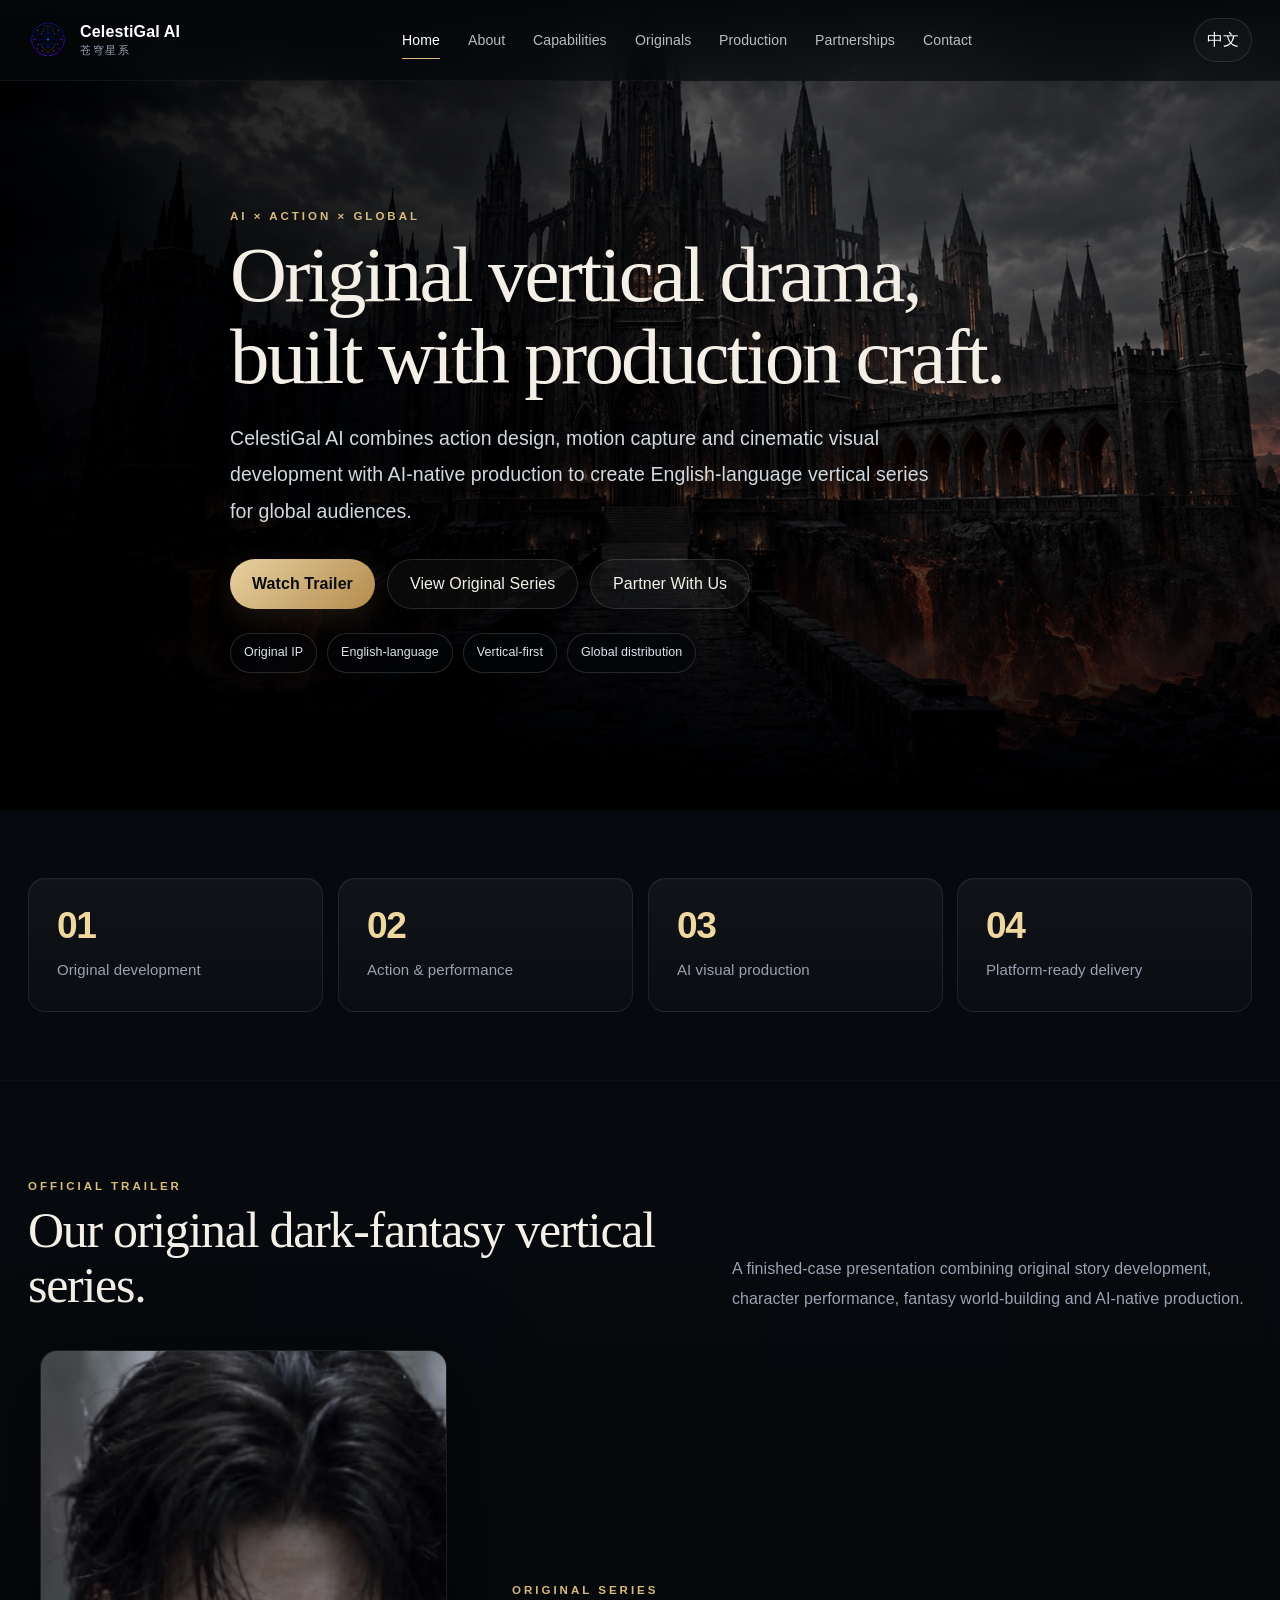
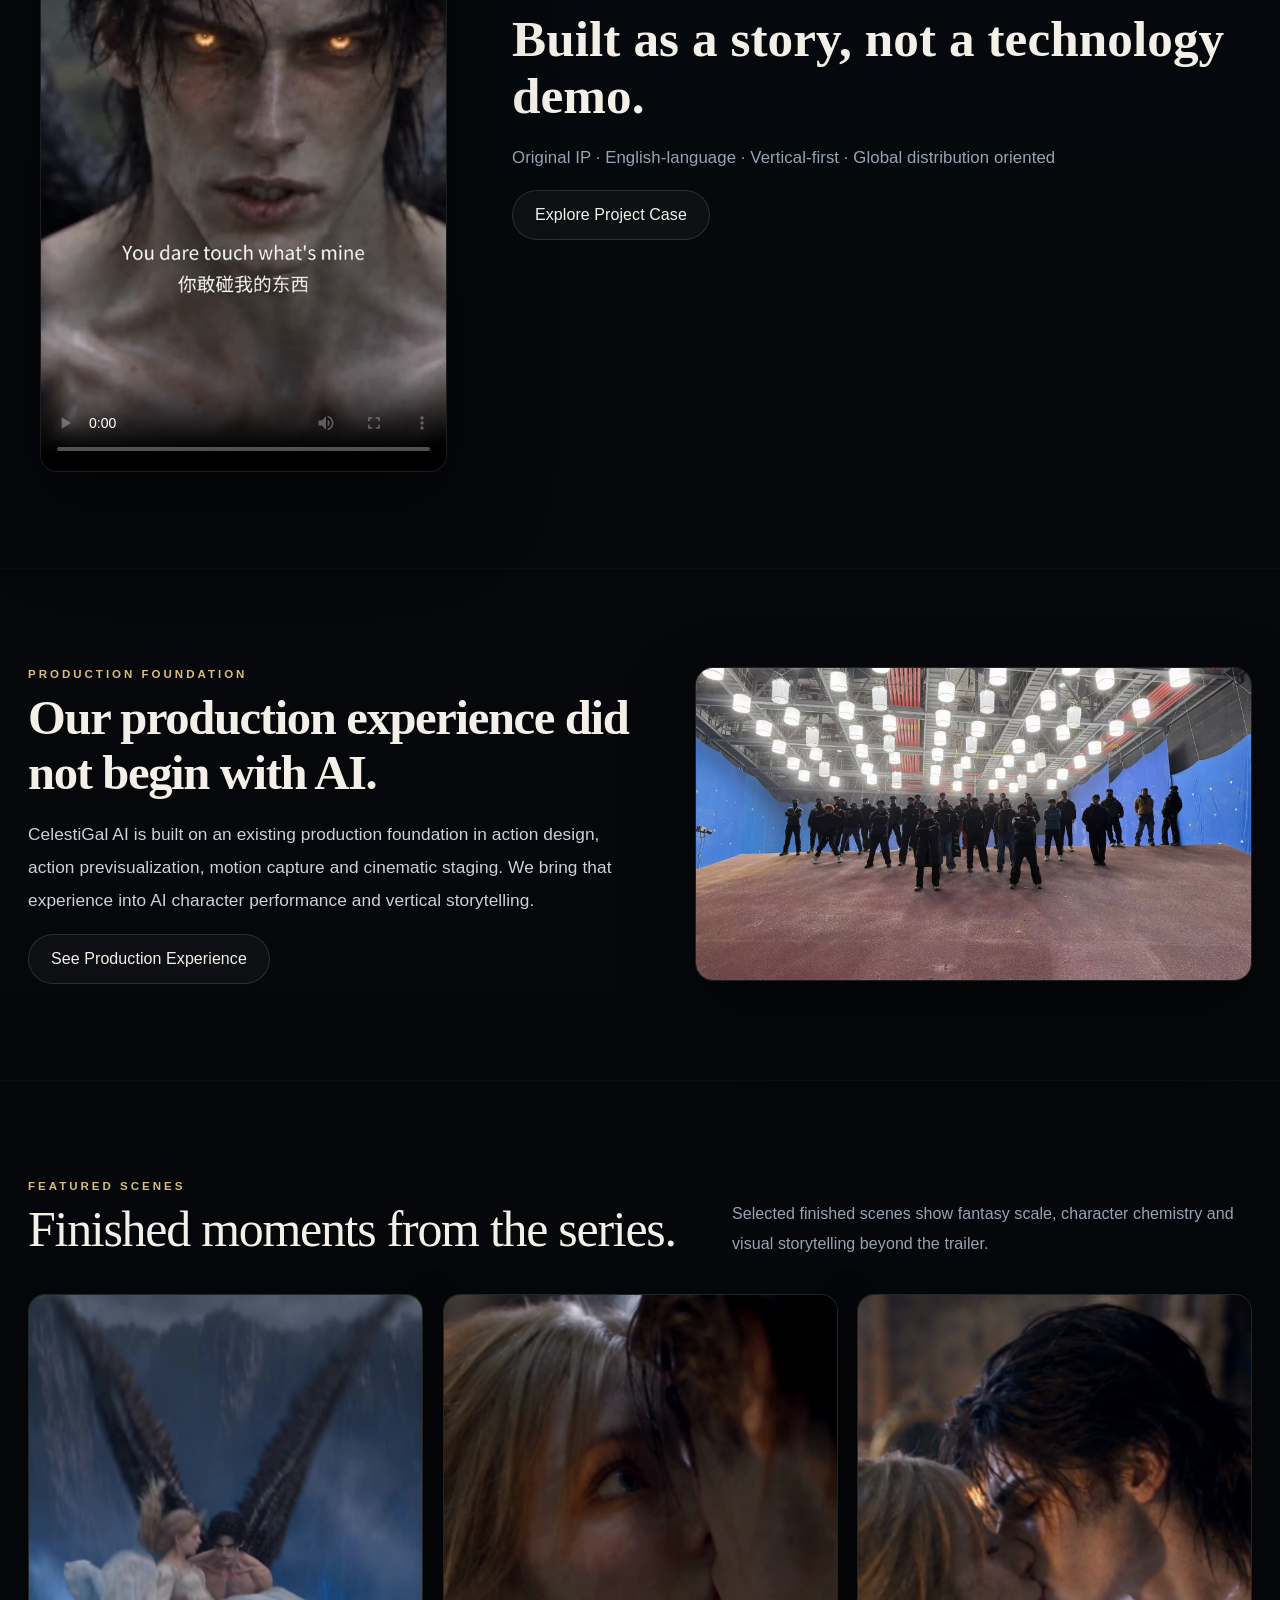
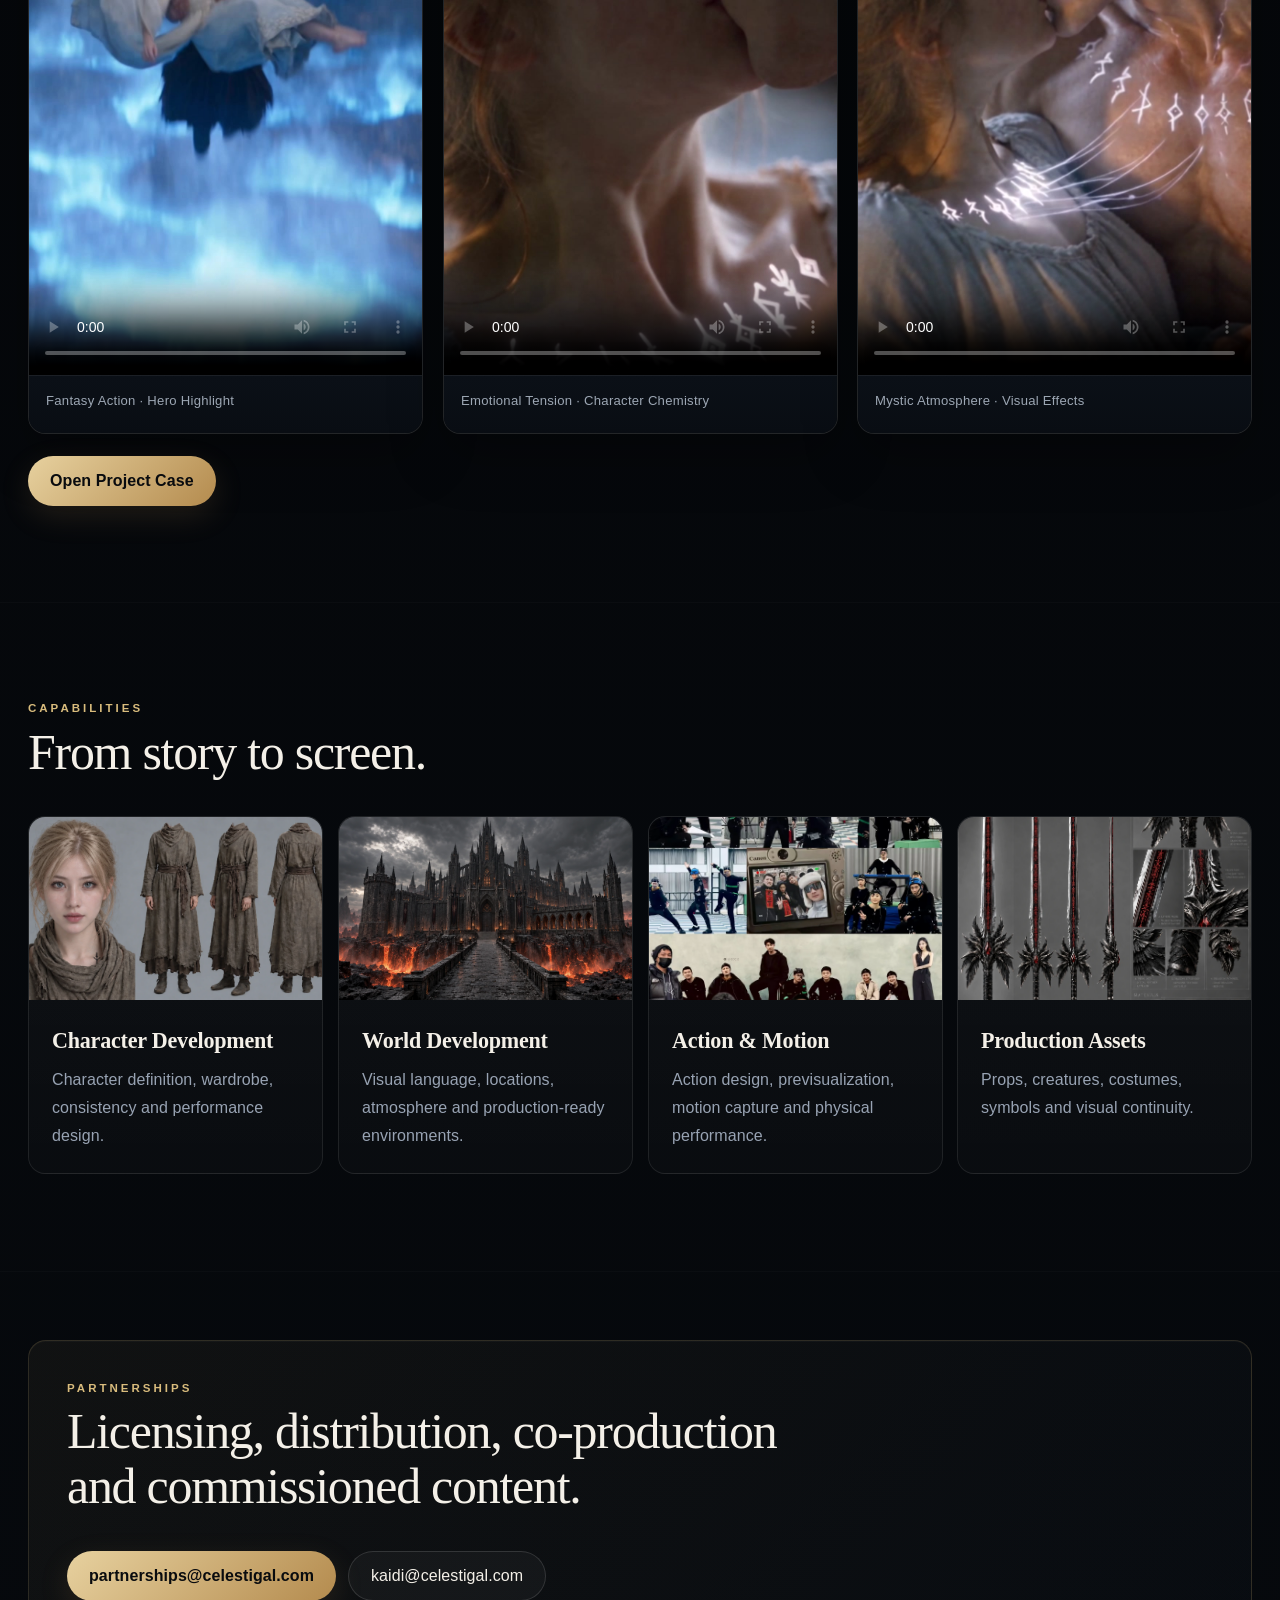
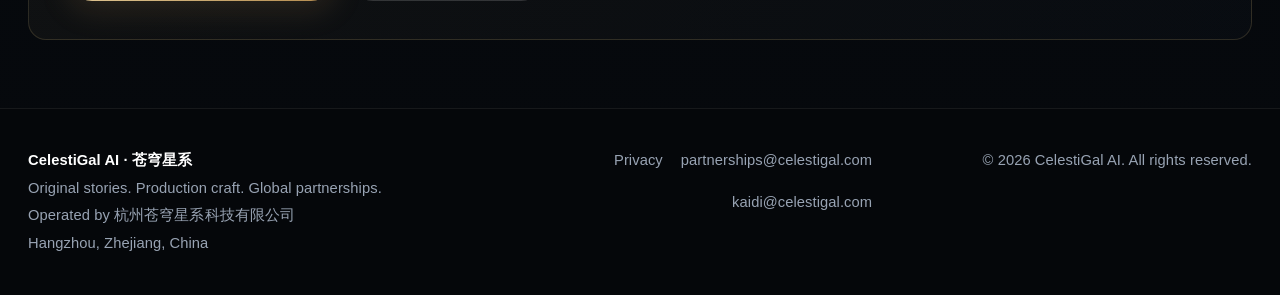
<file: index.html>
<!doctype html><html lang="en"><head><meta charset="utf-8"><meta name="viewport" content="width=device-width,initial-scale=1"><title>CelestiGal AI | Original AI Vertical Drama Studio</title><meta name="description" content="CelestiGal AI — original AI vertical drama studio for global audiences."><meta property="og:title" content="CelestiGal AI | Original AI Vertical Drama Studio"><meta property="og:description" content="CelestiGal AI — original AI vertical drama studio for global audiences."><meta property="og:image" content="assets/images/hero-castle.webp"><link rel="stylesheet" href="assets/css/site.css"><link rel="icon" type="image/png" href="assets/images/favicon.png"></head><body data-page="home"><div id="site-header"></div>
<section class="hero"><div class="hero-bg"></div><div class="container hero-in"><div class="eyebrow">AI × ACTION × GLOBAL</div><h1 data-en="Original vertical drama, built with production craft." data-zh="以成熟制作能力，打造原创 AI 竖屏短剧。"></h1><p data-en="CelestiGal AI combines action design, motion capture and cinematic visual development with AI-native production to create English-language vertical series for global audiences." data-zh="CelestiGal AI 将动作设计、动作捕捉与电影化视觉开发经验融入 AI 原生制作，为全球英语市场打造原创竖屏系列内容。"></p><div class="btns"><a class="btn primary" href="#trailer" data-en="Watch Trailer" data-zh="观看预告片"></a><a class="btn" href="originals.html" data-en="View Original Series" data-zh="查看原创项目"></a><a class="btn" href="partnerships.html" data-en="Partner With Us" data-zh="商务合作"></a></div><div class="hero-meta"><span class="pill" data-en="Original IP" data-zh="原创 IP"></span><span class="pill" data-en="English-language" data-zh="纯英语内容"></span><span class="pill" data-en="Vertical-first" data-zh="竖屏原生"></span><span class="pill" data-en="Global distribution" data-zh="全球发行导向"></span></div></div></section>
<section class="section compact"><div class="container"><div class="grid-4"><div class="card stat"><strong>01</strong><span data-en="Original development" data-zh="原创开发"></span></div><div class="card stat"><strong>02</strong><span data-en="Action & performance" data-zh="动作与表演"></span></div><div class="card stat"><strong>03</strong><span data-en="AI visual production" data-zh="AI 视觉制作"></span></div><div class="card stat"><strong>04</strong><span data-en="Platform-ready delivery" data-zh="平台级交付"></span></div></div></div></section>

<section class="section" id="trailer"><div class="container trailer-section"><div class="section-head"><div><div class="eyebrow" data-en="OFFICIAL TRAILER" data-zh="正式预告片"></div><h2 data-en="Our original dark-fantasy vertical series." data-zh="原创暗黑奇幻竖屏短剧。"></h2></div><p data-en="A finished-case presentation combining original story development, character performance, fantasy world-building and AI-native production." data-zh="以完整成片案例展示原创故事开发、人物表演、奇幻世界构建与 AI 原生制作能力。"></p></div><div class="trailer-wrap"><div class="media-frame trailer-player"><video controls playsinline preload="metadata" poster="assets/images/trailer-poster.jpg" src="assets/video/fallen-god-trailer.mp4"></video></div><div class="trailer-copy"><div class="eyebrow" data-en="ORIGINAL SERIES" data-zh="原创系列"></div><h3 data-en="Built as a story, not a technology demo." data-zh="以故事为核心，而不是技术 Demo。"></h3><p data-en="Original IP · English-language · Vertical-first · Global distribution oriented" data-zh="原创 IP · 纯英语 · 竖屏原生 · 面向全球发行"></p><a class="btn" href="project.html" data-en="Explore Project Case" data-zh="查看完整项目案例"></a></div></div></div></section>
<section class="section"><div class="container split"><div><div class="eyebrow" data-en="PRODUCTION FOUNDATION" data-zh="制作基础"></div><h2 class="big-copy" data-en="Our production experience did not begin with AI." data-zh="我们的制作能力，并不是从 AI 才开始。"></h2><p class="lead" data-en="CelestiGal AI is built on an existing production foundation in action design, action previsualization, motion capture and cinematic staging. We bring that experience into AI character performance and vertical storytelling." data-zh="CelestiGal AI 的 AI 短剧业务建立在公司既有制作基础之上：动作设计、动作预演、动作捕捉与影视化镜头调度。如今，这些能力被进一步应用到 AI 角色表演与竖屏叙事中。"></p><div class="btns"><a class="btn" href="production.html" data-en="See Production Experience" data-zh="查看制作实力"></a></div></div><img src="assets/images/team-stage.webp" alt="Production team"></div></section>
<section class="section"><div class="container"><div class="section-head"><div><div class="eyebrow" data-en="FEATURED SCENES" data-zh="精彩片段"></div><h2 data-en="Finished moments from the series." data-zh="从正片中，直接看完成度。"></h2></div><p data-en="Selected finished scenes show fantasy scale, character chemistry and visual storytelling beyond the trailer." data-zh="精选正片片段进一步展示奇幻规模、人物关系与视觉叙事。"></p></div><div class="vertical-grid highlight-grid"><div class="media-frame"><video controls playsinline preload="metadata" poster="assets/images/poster-rescue.jpg" src="assets/video/highlight-rescue.mp4"></video><div class="caption"><span data-en="Fantasy Action · Hero Highlight" data-zh="奇幻动作 · 男主高光登场"></span></div></div><div class="media-frame"><video controls playsinline preload="metadata" poster="assets/images/poster-kiss.jpg" src="assets/video/highlight-kiss.mp4"></video><div class="caption"><span data-en="Emotional Tension · Character Chemistry" data-zh="情感张力 · 角色关系高光"></span></div></div><div class="media-frame"><video controls playsinline preload="metadata" poster="assets/images/poster-runes.jpg" src="assets/video/highlight-runes.mp4"></video><div class="caption"><span data-en="Mystic Atmosphere · Visual Effects" data-zh="魔法氛围 · 视觉效果展示"></span></div></div></div><div class="btns" style="margin-top:22px"><a class="btn primary" href="project.html" data-en="Open Project Case" data-zh="进入项目案例"></a></div></div></section><section class="section"><div class="container"><div class="section-head"><div><div class="eyebrow" data-en="CAPABILITIES" data-zh="核心能力"></div><h2 data-en="From story to screen." data-zh="从故事，到成片。"></h2></div></div><div class="grid-4"><div class="card"><img class="card-media" src="assets/images/female-sheet.webp"><div class="card-body"><h3 data-en="Character Development" data-zh="人物视觉开发"></h3><p data-en="Character definition, wardrobe, consistency and performance design." data-zh="人物定型、服装体系、一致性与表演设计。"></p></div></div><div class="card"><img class="card-media" src="assets/images/hero-castle.webp"><div class="card-body"><h3 data-en="World Development" data-zh="世界观与场景"></h3><p data-en="Visual language, locations, atmosphere and production-ready environments." data-zh="视觉语言、场景体系、氛围与可持续制作环境。"></p></div></div><div class="card"><img class="card-media" src="assets/images/team-mocap.webp"><div class="card-body"><h3 data-en="Action & Motion" data-zh="动作与动捕"></h3><p data-en="Action design, previsualization, motion capture and physical performance." data-zh="动作设计、动作预演、动作捕捉与真实身体表演。"></p></div></div><div class="card"><img class="card-media" src="assets/images/sword.webp"><div class="card-body"><h3 data-en="Production Assets" data-zh="制作资产开发"></h3><p data-en="Props, creatures, costumes, symbols and visual continuity." data-zh="道具、生物、服装、符号体系与视觉连续性。"></p></div></div></div></div></section>
<section class="section compact"><div class="container contact-box"><div class="section-head"><div><div class="eyebrow" data-en="PARTNERSHIPS" data-zh="合作"></div><h2 data-en="Licensing, distribution, co-production and commissioned content." data-zh="成片授权、海外发行、联合制作与定向承制。"></h2></div></div><div class="btns"><a class="btn primary" href="mailto:partnerships@celestigal.com">partnerships@celestigal.com</a><a class="btn" href="mailto:kaidi@celestigal.com">kaidi@celestigal.com</a></div></div></section><div id="site-footer"></div><script src="assets/js/site.js"></script></body></html>
</file>
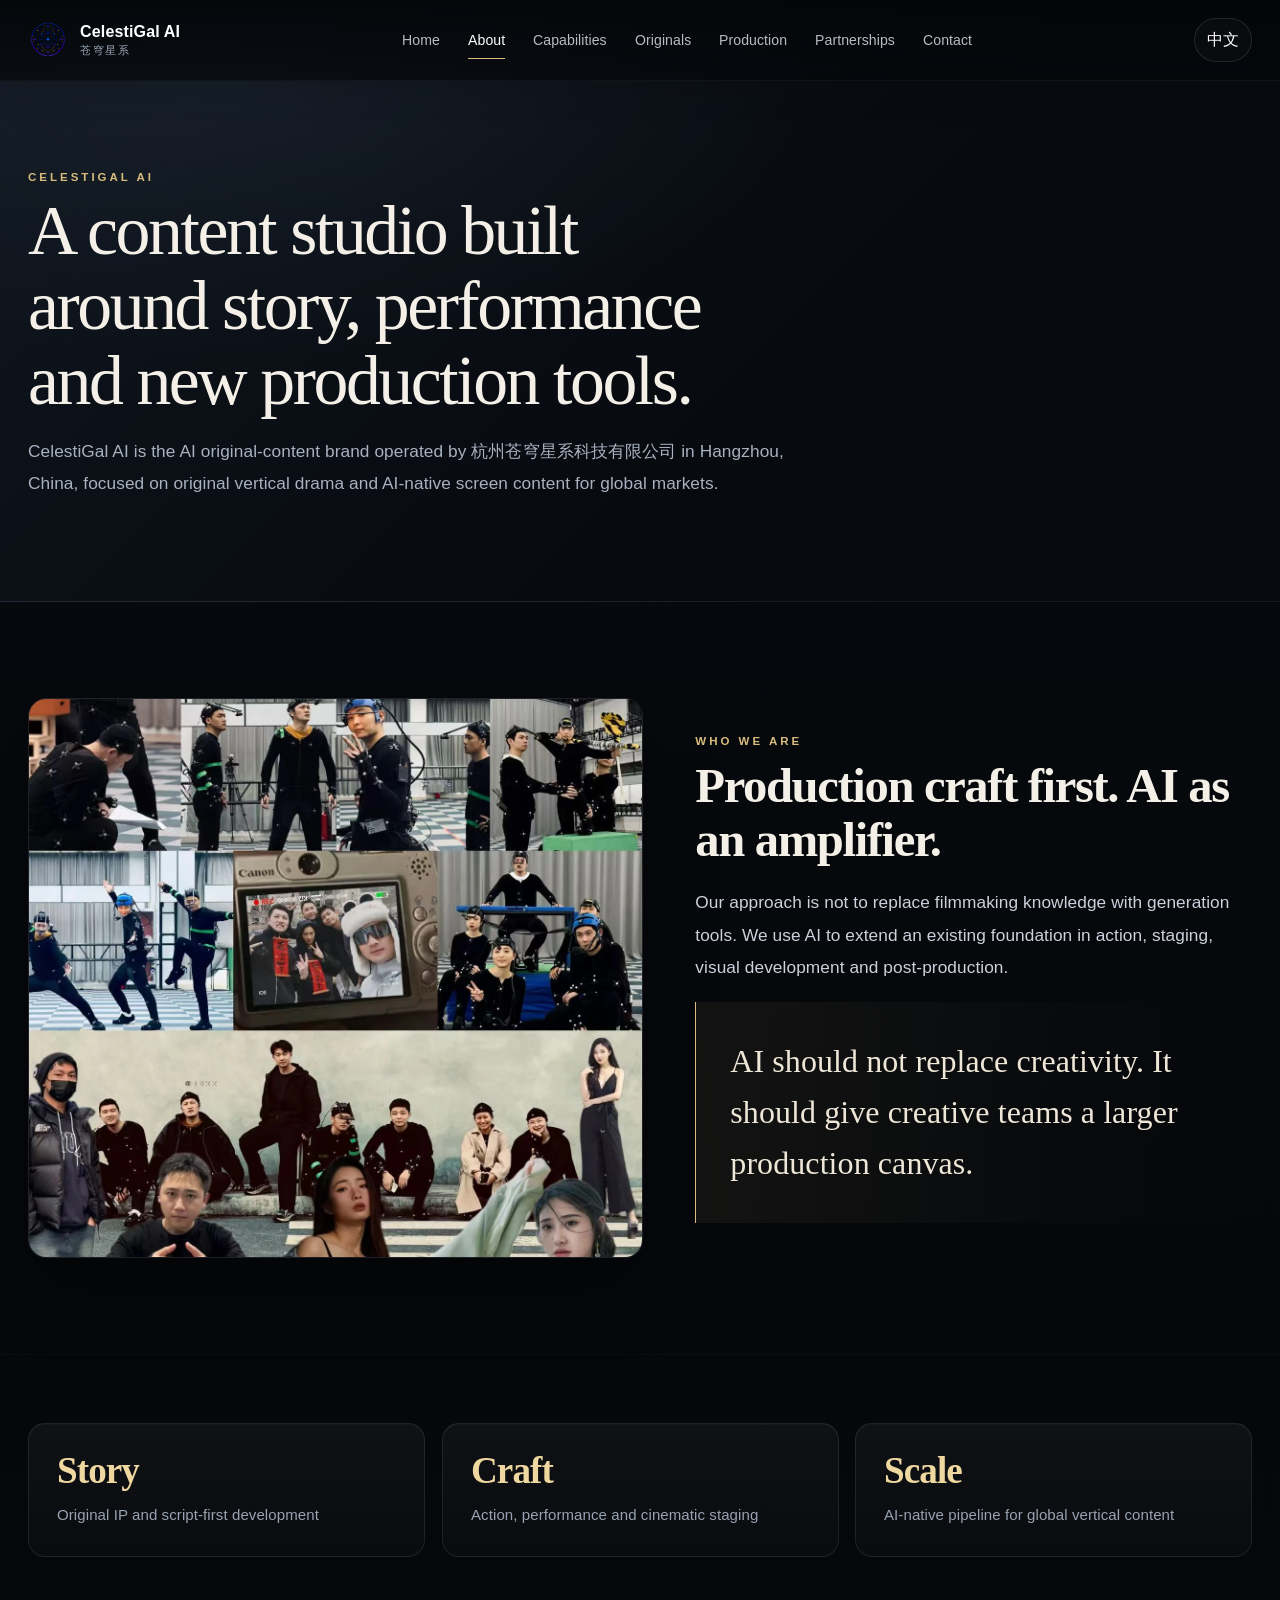
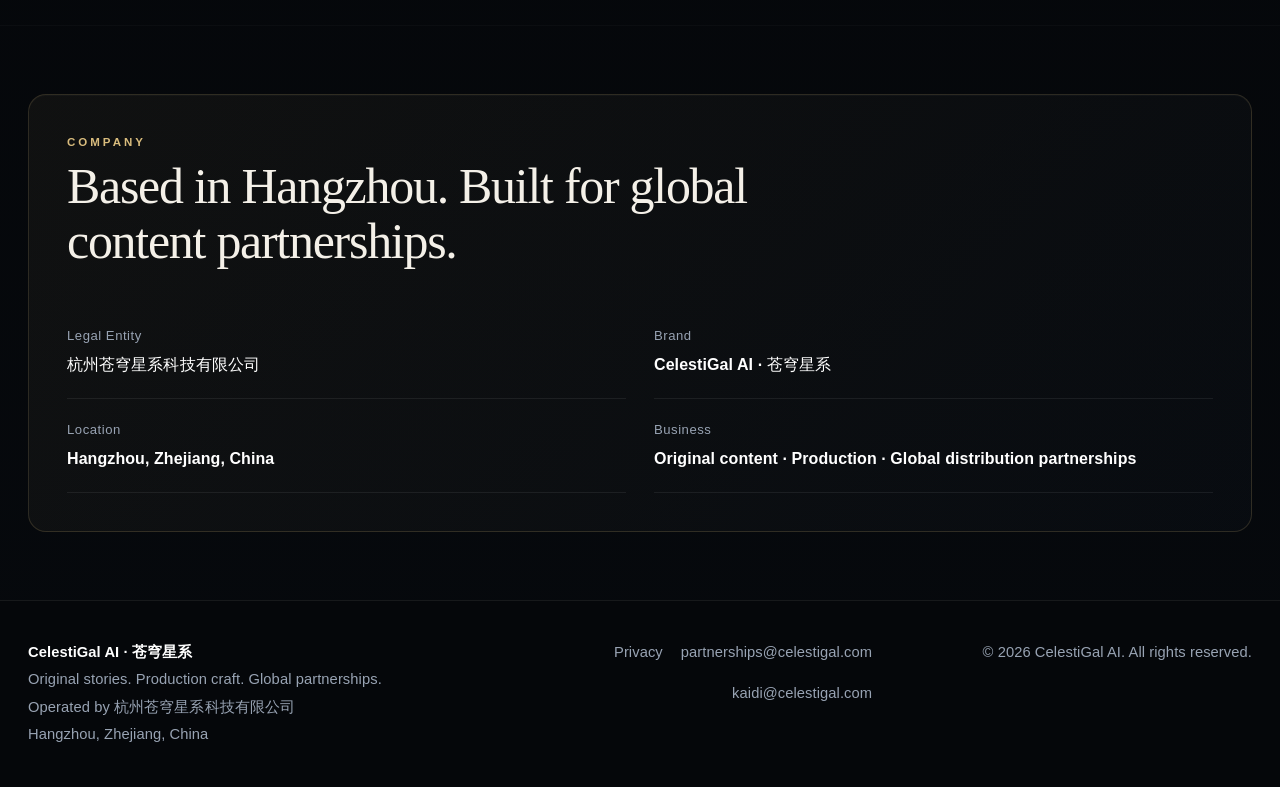
<file: about.html>
<!doctype html><html lang="en"><head><meta charset="utf-8"><meta name="viewport" content="width=device-width,initial-scale=1"><title>About | CelestiGal AI</title><meta name="description" content="CelestiGal AI — original AI vertical drama studio for global audiences."><meta property="og:title" content="About | CelestiGal AI"><meta property="og:description" content="CelestiGal AI — original AI vertical drama studio for global audiences."><meta property="og:image" content="assets/images/hero-castle.webp"><link rel="stylesheet" href="assets/css/site.css"><link rel="icon" type="image/png" href="assets/images/favicon.png"></head><body data-page="about"><div id="site-header"></div><section class="page-hero"><div class="container"><div class="eyebrow">CELESTIGAL AI</div><h1 data-en="A content studio built around story, performance and new production tools." data-zh="以故事、表演与新生产工具为核心的内容工作室。"></h1><p data-en="CelestiGal AI is the AI original-content brand operated by 杭州苍穹星系科技有限公司 in Hangzhou, China, focused on original vertical drama and AI-native screen content for global markets." data-zh="CelestiGal AI 是杭州苍穹星系科技有限公司旗下 AI 原创内容品牌，专注面向全球市场的原创竖屏短剧与 AI 原生影视内容。"></p></div></section><section class="section"><div class="container split"><img src="assets/images/team-mocap.webp"><div><div class="eyebrow" data-en="WHO WE ARE" data-zh="我们是谁"></div><h2 class="big-copy" data-en="Production craft first. AI as an amplifier." data-zh="制作能力优先，AI 放大创作。"></h2><p class="lead" data-en="Our approach is not to replace filmmaking knowledge with generation tools. We use AI to extend an existing foundation in action, staging, visual development and post-production." data-zh="我们并不试图用生成工具替代影视制作知识，而是用 AI 放大既有的动作、调度、视觉开发与后期制作能力。"></p><div class="quote" data-en="AI should not replace creativity. It should give creative teams a larger production canvas." data-zh="AI 不应该替代创作，而应该让创作团队拥有更大的生产空间。"></div></div></div></section><section class="section compact"><div class="container"><div class="grid-3"><div class="card stat"><strong>Story</strong><span data-en="Original IP and script-first development" data-zh="原创 IP 与剧本优先"></span></div><div class="card stat"><strong>Craft</strong><span data-en="Action, performance and cinematic staging" data-zh="动作、表演与影视化调度"></span></div><div class="card stat"><strong>Scale</strong><span data-en="AI-native pipeline for global vertical content" data-zh="面向全球竖屏内容的 AI 原生流程"></span></div></div></div></section><section class="section compact"><div class="container contact-box company-about"><div class="section-head"><div><div class="eyebrow" data-en="COMPANY" data-zh="公司信息"></div><h2 data-en="Based in Hangzhou. Built for global content partnerships." data-zh="立足杭州，面向全球内容合作。"></h2></div></div><div class="company-facts"><div><span data-en="Legal Entity" data-zh="公司主体"></span><strong>杭州苍穹星系科技有限公司</strong></div><div><span data-en="Brand" data-zh="品牌"></span><strong>CelestiGal AI · 苍穹星系</strong></div><div><span data-en="Location" data-zh="所在地"></span><strong data-en="Hangzhou, Zhejiang, China" data-zh="中国浙江省杭州市"></strong></div><div><span data-en="Business" data-zh="业务方向"></span><strong data-en="Original content · Production · Global distribution partnerships" data-zh="原创内容 · 制作 · 全球发行合作"></strong></div></div></div></section><div id="site-footer"></div><script src="assets/js/site.js"></script></body></html>
</file>
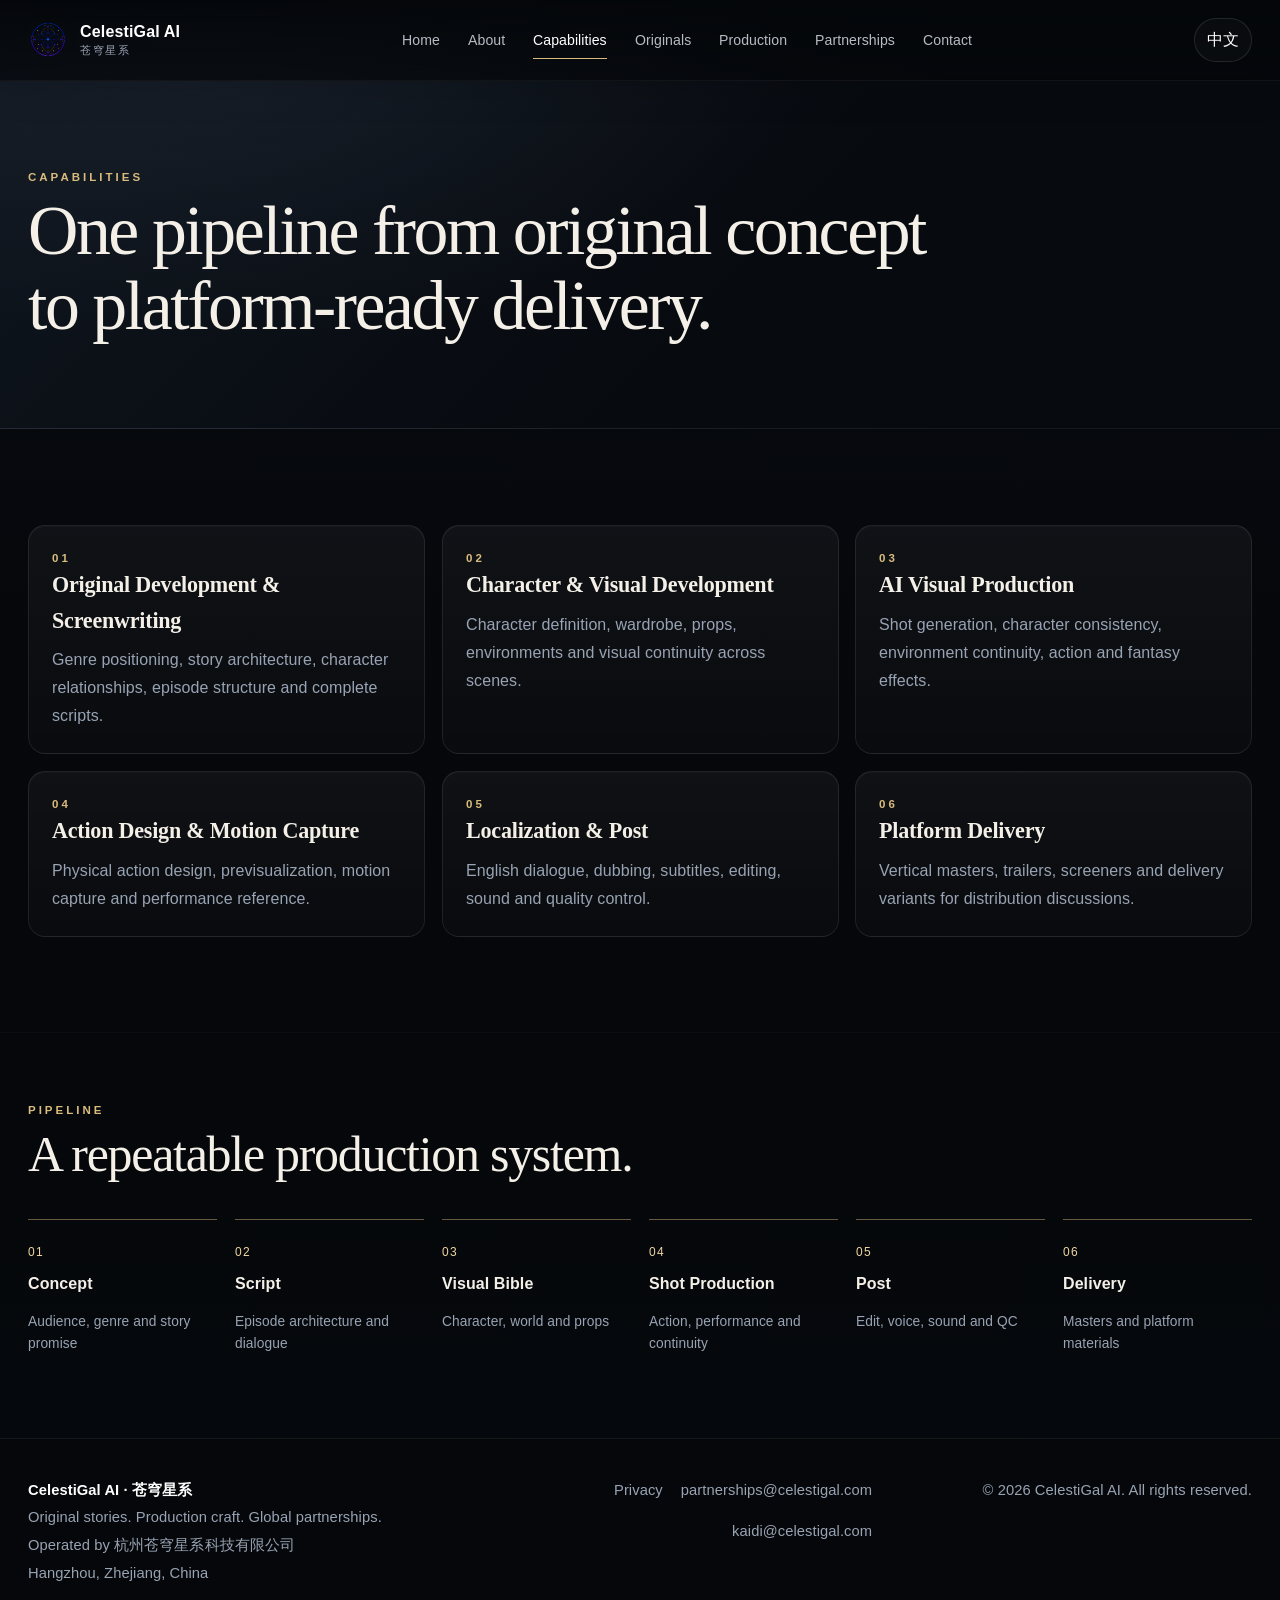
<file: capabilities.html>
<!doctype html><html lang="en"><head><meta charset="utf-8"><meta name="viewport" content="width=device-width,initial-scale=1"><title>Capabilities | CelestiGal AI</title><meta name="description" content="CelestiGal AI — original AI vertical drama studio for global audiences."><meta property="og:title" content="Capabilities | CelestiGal AI"><meta property="og:description" content="CelestiGal AI — original AI vertical drama studio for global audiences."><meta property="og:image" content="assets/images/hero-castle.webp"><link rel="stylesheet" href="assets/css/site.css"><link rel="icon" type="image/png" href="assets/images/favicon.png"></head><body data-page="cap"><div id="site-header"></div><section class="page-hero"><div class="container"><div class="eyebrow" data-en="CAPABILITIES" data-zh="制作能力"></div><h1 data-en="One pipeline from original concept to platform-ready delivery." data-zh="从原创概念到平台交付的一体化制作流程。"></h1></div></section><section class="section"><div class="container"><div class="grid-3"><div class="card"><div class="card-body"><div class="eyebrow">01</div><h3 data-en="Original Development & Screenwriting" data-zh="原创策划与剧本开发"></h3><p data-en="Genre positioning, story architecture, character relationships, episode structure and complete scripts." data-zh="题材定位、故事架构、人物关系、分集结构与完整剧本开发。"></p></div></div><div class="card"><div class="card-body"><div class="eyebrow">02</div><h3 data-en="Character & Visual Development" data-zh="人物与视觉开发"></h3><p data-en="Character definition, wardrobe, props, environments and visual continuity across scenes." data-zh="人物定型、服装、道具、场景与跨镜头视觉连续性。"></p></div></div><div class="card"><div class="card-body"><div class="eyebrow">03</div><h3 data-en="AI Visual Production" data-zh="AI 视觉制作"></h3><p data-en="Shot generation, character consistency, environment continuity, action and fantasy effects." data-zh="镜头生成、人物一致性、环境连续性、动作与奇幻效果制作。"></p></div></div><div class="card"><div class="card-body"><div class="eyebrow">04</div><h3 data-en="Action Design & Motion Capture" data-zh="动作设计与动作捕捉"></h3><p data-en="Physical action design, previsualization, motion capture and performance reference." data-zh="真人动作设计、动作预演、动作捕捉与表演参考。"></p></div></div><div class="card"><div class="card-body"><div class="eyebrow">05</div><h3 data-en="Localization & Post" data-zh="本土化与后期"></h3><p data-en="English dialogue, dubbing, subtitles, editing, sound and quality control." data-zh="英文台词、配音、字幕、剪辑、声音与质检。"></p></div></div><div class="card"><div class="card-body"><div class="eyebrow">06</div><h3 data-en="Platform Delivery" data-zh="平台交付"></h3><p data-en="Vertical masters, trailers, screeners and delivery variants for distribution discussions." data-zh="竖屏母版、预告片、审片版本及发行所需交付文件。"></p></div></div></div></div></section><section class="section compact"><div class="container"><div class="section-head"><div><div class="eyebrow" data-en="PIPELINE" data-zh="制作流程"></div><h2 data-en="A repeatable production system." data-zh="可重复执行的制作系统。"></h2></div></div><div class="process"><div class="step"><em>01</em><b data-en="Concept" data-zh="项目策划"></b><p data-en="Audience, genre and story promise" data-zh="受众、题材与核心故事承诺"></p></div><div class="step"><em>02</em><b data-en="Script" data-zh="剧本开发"></b><p data-en="Episode architecture and dialogue" data-zh="分集结构与人物对白"></p></div><div class="step"><em>03</em><b data-en="Visual Bible" data-zh="视觉设定"></b><p data-en="Character, world and props" data-zh="人物、场景、道具体系"></p></div><div class="step"><em>04</em><b data-en="Shot Production" data-zh="镜头制作"></b><p data-en="Action, performance and continuity" data-zh="动作、表演与连续性"></p></div><div class="step"><em>05</em><b data-en="Post" data-zh="后期制作"></b><p data-en="Edit, voice, sound and QC" data-zh="剪辑、配音、声音与质检"></p></div><div class="step"><em>06</em><b data-en="Delivery" data-zh="成片交付"></b><p data-en="Masters and platform materials" data-zh="母版与平台合作资料"></p></div></div></div></section><div id="site-footer"></div><script src="assets/js/site.js"></script></body></html>
</file>
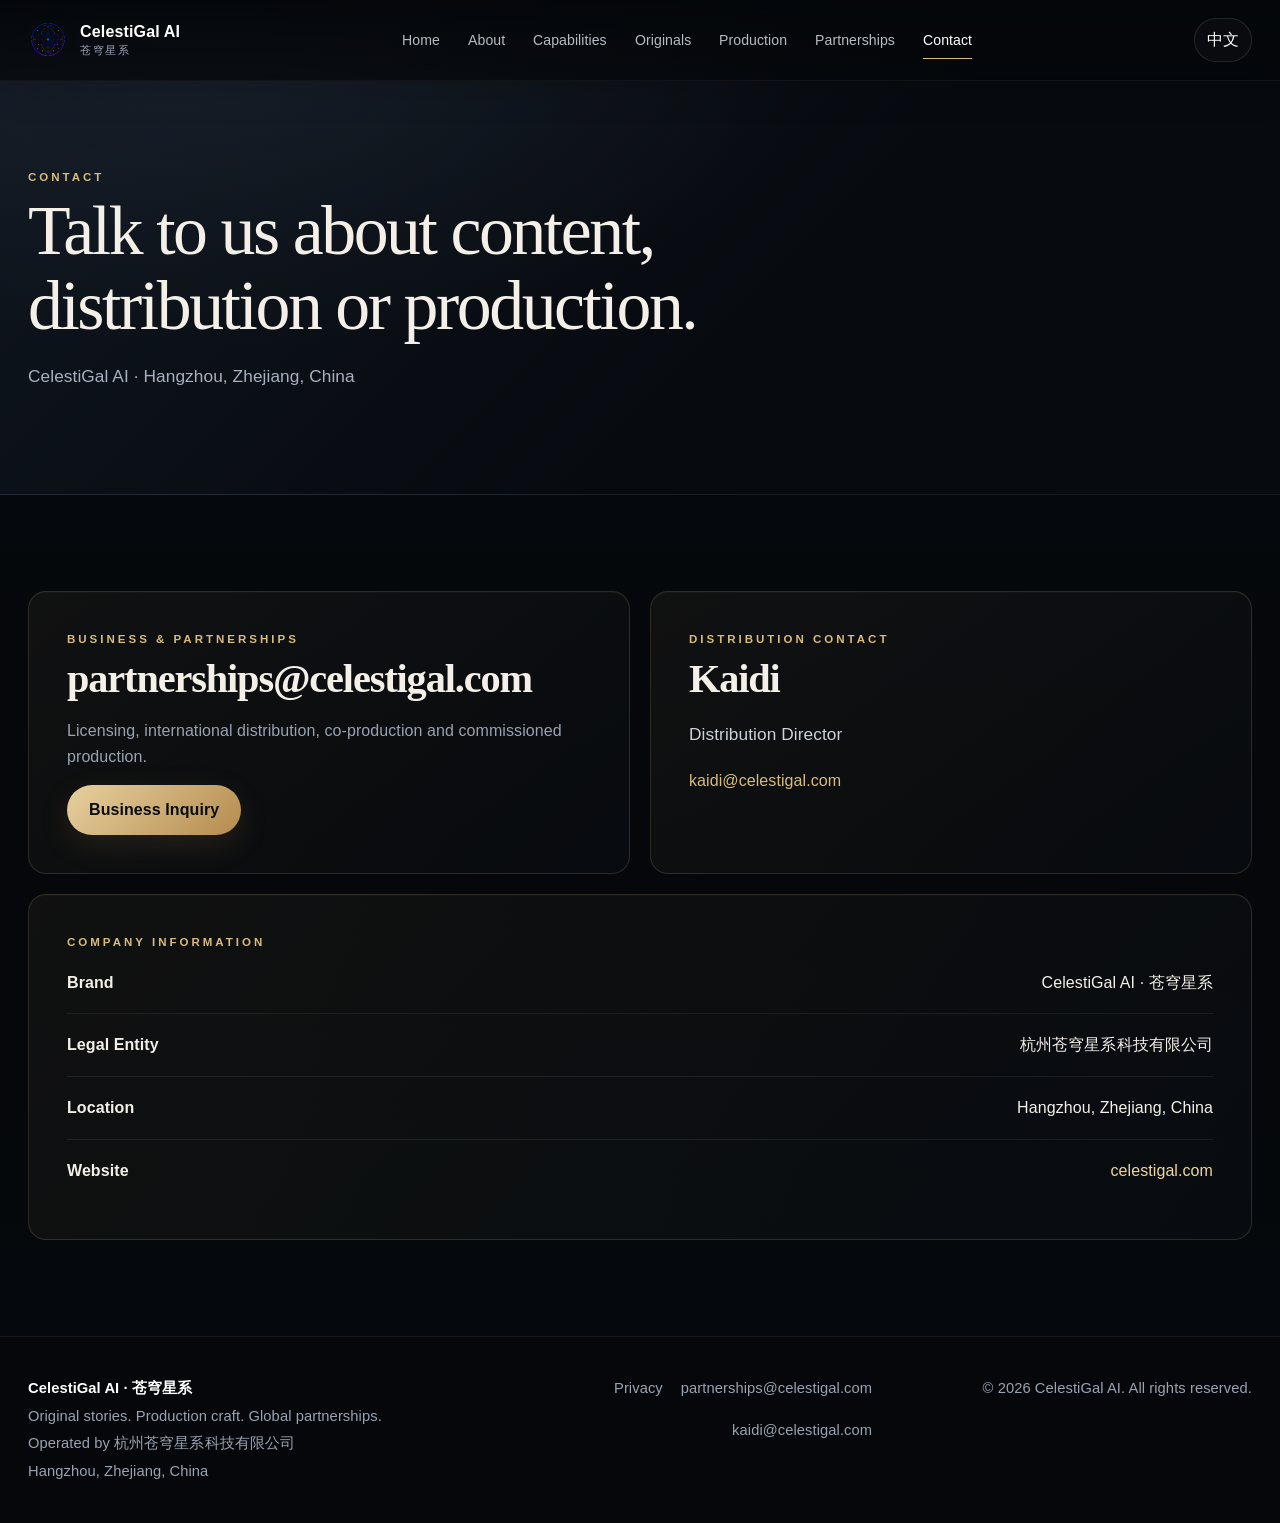
<file: contact.html>
<!doctype html><html lang="en"><head><meta charset="utf-8"><meta name="viewport" content="width=device-width,initial-scale=1"><title>Contact | CelestiGal AI</title><meta name="description" content="CelestiGal AI — original AI vertical drama studio for global audiences."><meta property="og:title" content="Contact | CelestiGal AI"><meta property="og:description" content="CelestiGal AI — original AI vertical drama studio for global audiences."><meta property="og:image" content="assets/images/hero-castle.webp"><link rel="stylesheet" href="assets/css/site.css"><link rel="icon" type="image/png" href="assets/images/favicon.png"></head><body data-page="contact"><div id="site-header"></div><section class="page-hero"><div class="container"><div class="eyebrow" data-en="CONTACT" data-zh="联系我们"></div><h1 data-en="Talk to us about content, distribution or production." data-zh="关于内容、发行或制作，欢迎直接联系我们。"></h1><p data-en="CelestiGal AI · Hangzhou, Zhejiang, China" data-zh="CelestiGal AI 苍穹星系 · 中国浙江杭州"></p></div></section><section class="section"><div class="container"><div class="contact-directory"><div class="contact-box"><div class="eyebrow" data-en="BUSINESS & PARTNERSHIPS" data-zh="商务与合作"></div><h2 class="big-copy">partnerships@celestigal.com</h2><p class="muted" data-en="Licensing, international distribution, co-production and commissioned production." data-zh="成片授权、海外发行、联合制作与定向承制。"></p><div class="btns"><a class="btn primary" href="mailto:partnerships@celestigal.com" data-en="Business Inquiry" data-zh="商务洽谈"></a></div></div><div class="contact-box"><div class="eyebrow" data-en="DISTRIBUTION CONTACT" data-zh="发行负责人"></div><h2 class="big-copy">Kaidi</h2><p class="lead">Distribution Director</p><a href="mailto:kaidi@celestigal.com" style="color:var(--gold)">kaidi@celestigal.com</a></div><div class="contact-box company-info"><div class="eyebrow" data-en="COMPANY INFORMATION" data-zh="公司信息"></div><div class="contact-row"><b data-en="Brand" data-zh="品牌"></b><span>CelestiGal AI · 苍穹星系</span></div><div class="contact-row"><b data-en="Legal Entity" data-zh="公司主体"></b><span>杭州苍穹星系科技有限公司</span></div><div class="contact-row"><b data-en="Location" data-zh="公司地址"></b><span data-en="Hangzhou, Zhejiang, China" data-zh="中国浙江省杭州市"></span></div><div class="contact-row"><b data-en="Website" data-zh="官网"></b><a href="https://celestigal.com">celestigal.com</a></div></div></div></div></section><div id="site-footer"></div><script src="assets/js/site.js"></script></body></html>
</file>
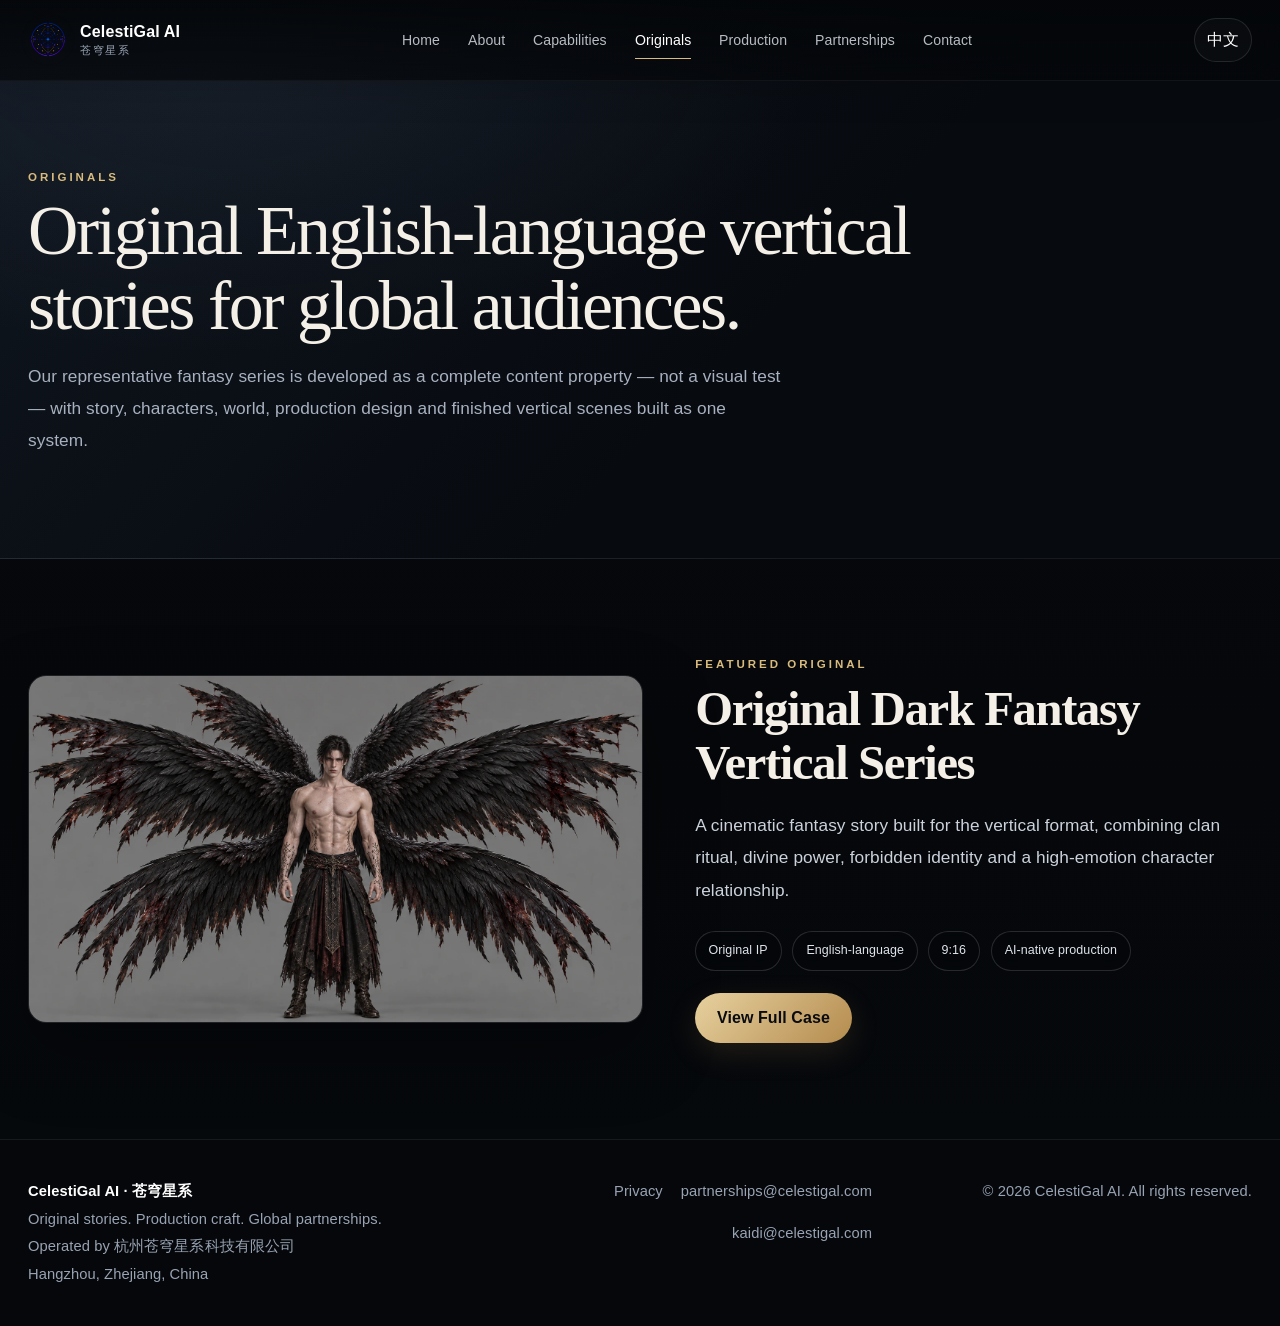
<file: originals.html>
<!doctype html><html lang="en"><head><meta charset="utf-8"><meta name="viewport" content="width=device-width,initial-scale=1"><title>Originals | CelestiGal AI</title><meta name="description" content="CelestiGal AI — original AI vertical drama studio for global audiences."><meta property="og:title" content="Originals | CelestiGal AI"><meta property="og:description" content="CelestiGal AI — original AI vertical drama studio for global audiences."><meta property="og:image" content="assets/images/hero-castle.webp"><link rel="stylesheet" href="assets/css/site.css"><link rel="icon" type="image/png" href="assets/images/favicon.png"></head><body data-page="orig"><div id="site-header"></div><section class="page-hero"><div class="container"><div class="eyebrow" data-en="ORIGINALS" data-zh="原创项目"></div><h1 data-en="Original English-language vertical stories for global audiences." data-zh="面向全球英语市场的原创竖屏故事。"></h1><p data-en="Our representative fantasy series is developed as a complete content property — not a visual test — with story, characters, world, production design and finished vertical scenes built as one system." data-zh="我们的代表性奇幻项目以完整内容资产方式开发，而不是视觉测试：故事、人物、世界观、制作设定与竖屏成片统一在同一体系中。"></p></div></section><section class="section"><div class="container split"><img src="assets/images/hero-male.webp"><div><div class="eyebrow" data-en="FEATURED ORIGINAL" data-zh="代表原创项目"></div><h2 class="big-copy" data-en="Original Dark Fantasy Vertical Series" data-zh="原创暗黑奇幻竖屏系列"></h2><p class="lead" data-en="A cinematic fantasy story built for the vertical format, combining clan ritual, divine power, forbidden identity and a high-emotion character relationship." data-zh="一部为竖屏原生设计的电影感奇幻故事，围绕氏族仪式、神祇力量、禁忌身份与高情绪人物关系展开。"></p><div class="hero-meta"><span class="pill" data-en="Original IP" data-zh="原创 IP"></span><span class="pill" data-en="English-language" data-zh="纯英语"></span><span class="pill">9:16</span><span class="pill" data-en="AI-native production" data-zh="AI 原生制作"></span></div><div class="btns" style="margin-top:22px"><a class="btn primary" href="project.html" data-en="View Full Case" data-zh="查看完整案例"></a></div></div></div></section><div id="site-footer"></div><script src="assets/js/site.js"></script></body></html>
</file>
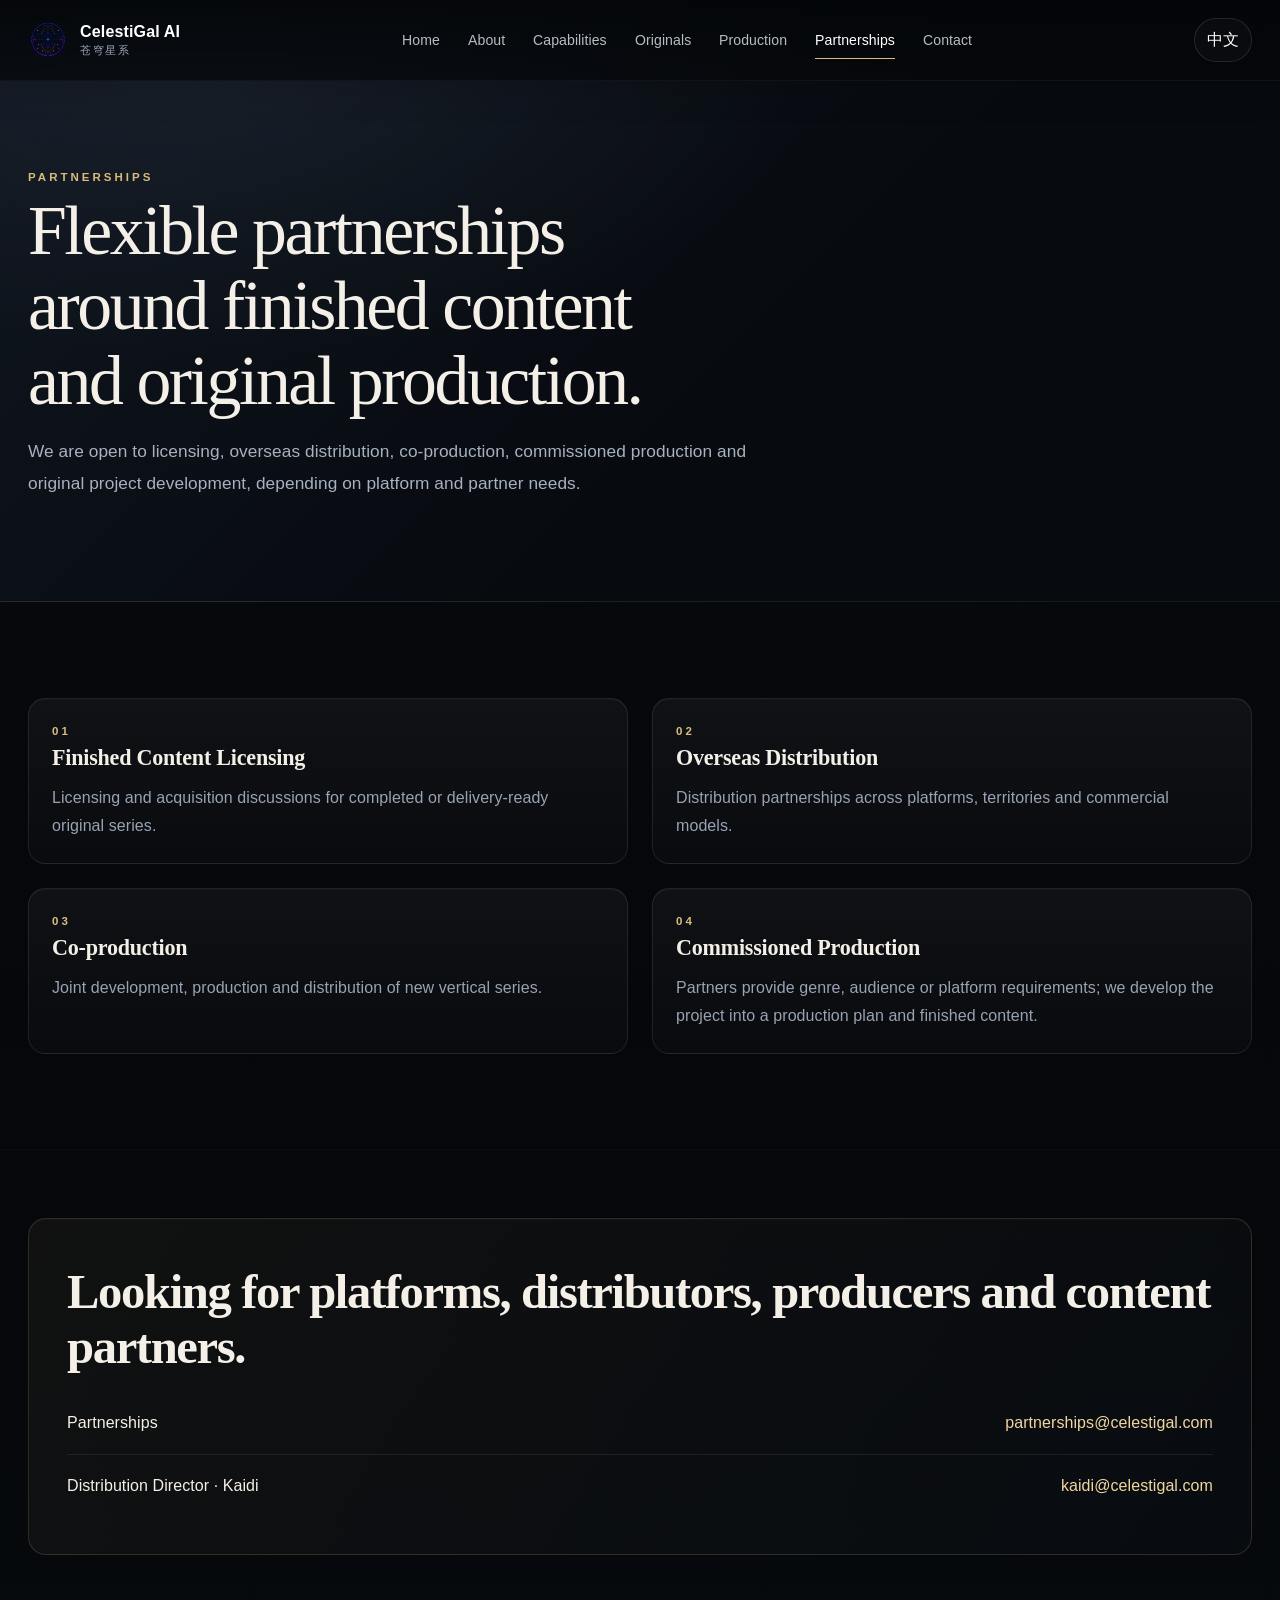
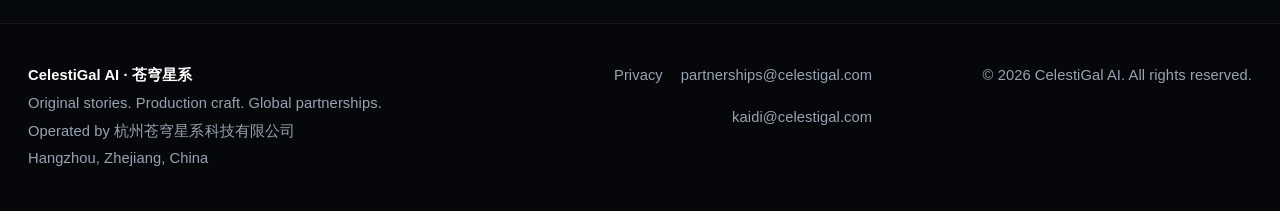
<file: partnerships.html>
<!doctype html><html lang="en"><head><meta charset="utf-8"><meta name="viewport" content="width=device-width,initial-scale=1"><title>Partnerships | CelestiGal AI</title><meta name="description" content="CelestiGal AI — original AI vertical drama studio for global audiences."><meta property="og:title" content="Partnerships | CelestiGal AI"><meta property="og:description" content="CelestiGal AI — original AI vertical drama studio for global audiences."><meta property="og:image" content="assets/images/hero-castle.webp"><link rel="stylesheet" href="assets/css/site.css"><link rel="icon" type="image/png" href="assets/images/favicon.png"></head><body data-page="partner"><div id="site-header"></div><section class="page-hero"><div class="container"><div class="eyebrow" data-en="PARTNERSHIPS" data-zh="合作方式"></div><h1 data-en="Flexible partnerships around finished content and original production." data-zh="围绕成片与原创制作，建立灵活的合作方式。"></h1><p data-en="We are open to licensing, overseas distribution, co-production, commissioned production and original project development, depending on platform and partner needs." data-zh="我们可根据平台与合作方需求，讨论成片授权、海外发行、联合制作、定向承制与原创项目开发。"></p></div></section><section class="section"><div class="container grid-2"><div class="card"><div class="card-body"><div class="eyebrow">01</div><h3 data-en="Finished Content Licensing" data-zh="成片授权"></h3><p data-en="Licensing and acquisition discussions for completed or delivery-ready original series." data-zh="围绕原创成片开展平台采购、授权与发行合作。"></p></div></div><div class="card"><div class="card-body"><div class="eyebrow">02</div><h3 data-en="Overseas Distribution" data-zh="海外发行"></h3><p data-en="Distribution partnerships across platforms, territories and commercial models." data-zh="针对不同平台、地区和商业模式开展海外发行合作。"></p></div></div><div class="card"><div class="card-body"><div class="eyebrow">03</div><h3 data-en="Co-production" data-zh="联合制作"></h3><p data-en="Joint development, production and distribution of new vertical series." data-zh="共同开发、制作并发行新的竖屏短剧项目。"></p></div></div><div class="card"><div class="card-body"><div class="eyebrow">04</div><h3 data-en="Commissioned Production" data-zh="定向承制"></h3><p data-en="Partners provide genre, audience or platform requirements; we develop the project into a production plan and finished content." data-zh="合作方提出题材、受众或平台需求，我们负责方案开发与制作交付。"></p></div></div></div></section><section class="section compact"><div class="container contact-box"><h2 class="big-copy" data-en="Looking for platforms, distributors, producers and content partners." data-zh="欢迎平台、发行商、制片方与内容合作伙伴联系。"></h2><div class="contact-row"><span data-en="Partnerships" data-zh="商务合作"></span><a href="mailto:partnerships@celestigal.com">partnerships@celestigal.com</a></div><div class="contact-row"><span data-en="Distribution Director · Kaidi" data-zh="发行总监 · Kaidi"></span><a href="mailto:kaidi@celestigal.com">kaidi@celestigal.com</a></div></div></section><div id="site-footer"></div><script src="assets/js/site.js"></script></body></html>
</file>
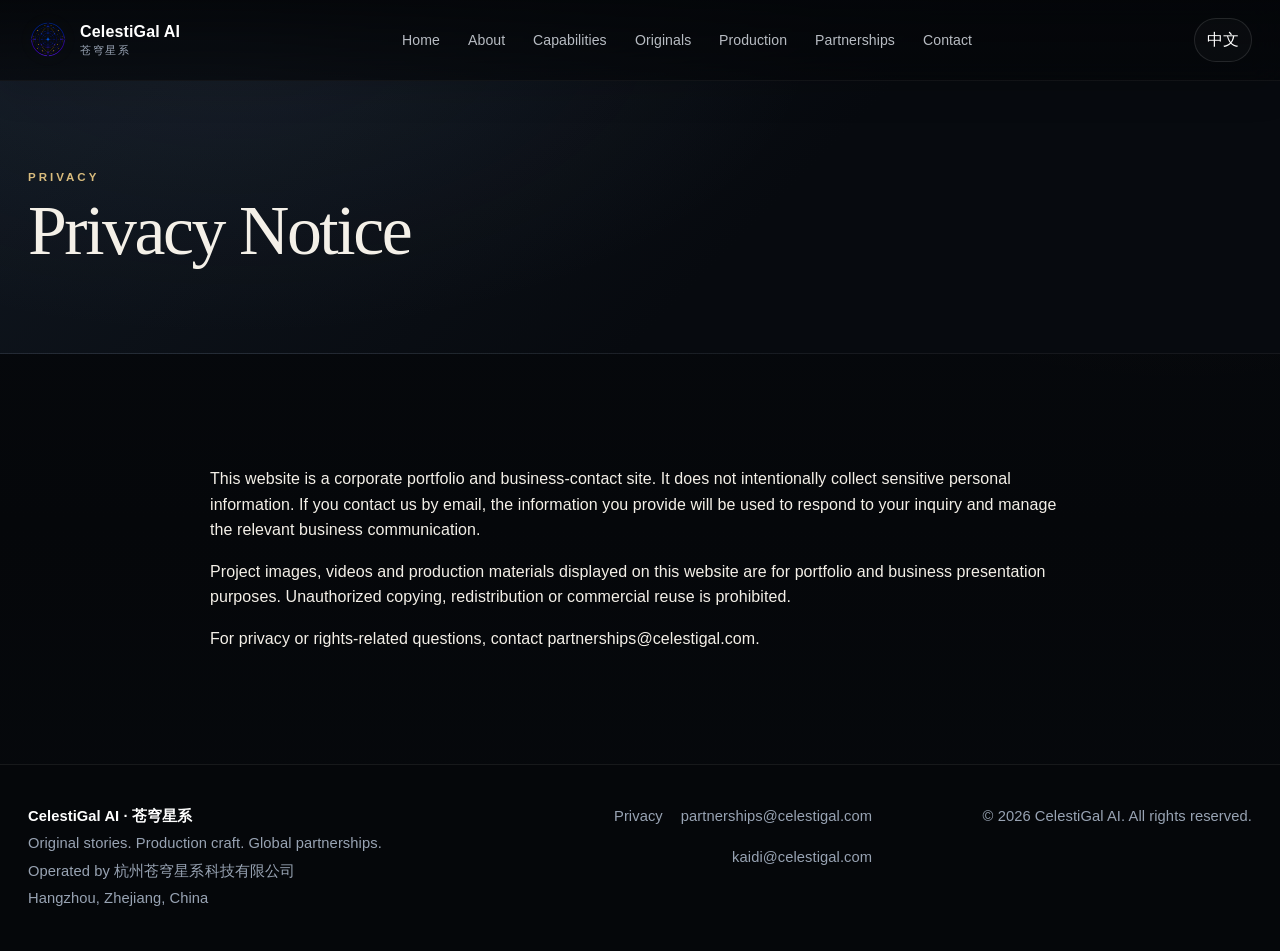
<file: privacy.html>
<!doctype html><html lang="en"><head><meta charset="utf-8"><meta name="viewport" content="width=device-width,initial-scale=1"><title>Privacy | CelestiGal AI</title><meta name="description" content="CelestiGal AI — original AI vertical drama studio for global audiences."><meta property="og:title" content="Privacy | CelestiGal AI"><meta property="og:description" content="CelestiGal AI — original AI vertical drama studio for global audiences."><meta property="og:image" content="assets/images/hero-castle.webp"><link rel="stylesheet" href="assets/css/site.css"><link rel="icon" type="image/png" href="assets/images/favicon.png"></head><body data-page=""><div id="site-header"></div><section class="page-hero"><div class="container"><div class="eyebrow">PRIVACY</div><h1 data-en="Privacy Notice" data-zh="隐私说明"></h1></div></section><section class="section"><div class="container" style="max-width:860px"><p data-en="This website is a corporate portfolio and business-contact site. It does not intentionally collect sensitive personal information. If you contact us by email, the information you provide will be used to respond to your inquiry and manage the relevant business communication." data-zh="本网站为公司作品展示与商务联系网站，不主动收集敏感个人信息。如您通过电子邮件联系我们，您提供的信息将用于回复咨询及处理相关商务沟通。"></p><p data-en="Project images, videos and production materials displayed on this website are for portfolio and business presentation purposes. Unauthorized copying, redistribution or commercial reuse is prohibited." data-zh="网站展示的项目图片、视频与制作资料仅用于作品展示及商务沟通，未经授权不得复制、转载或商业使用。"></p><p data-en="For privacy or rights-related questions, contact partnerships@celestigal.com." data-zh="如有隐私或权利相关问题，请联系 partnerships@celestigal.com。"></p></div></section><div id="site-footer"></div><script src="assets/js/site.js"></script></body></html>
</file>
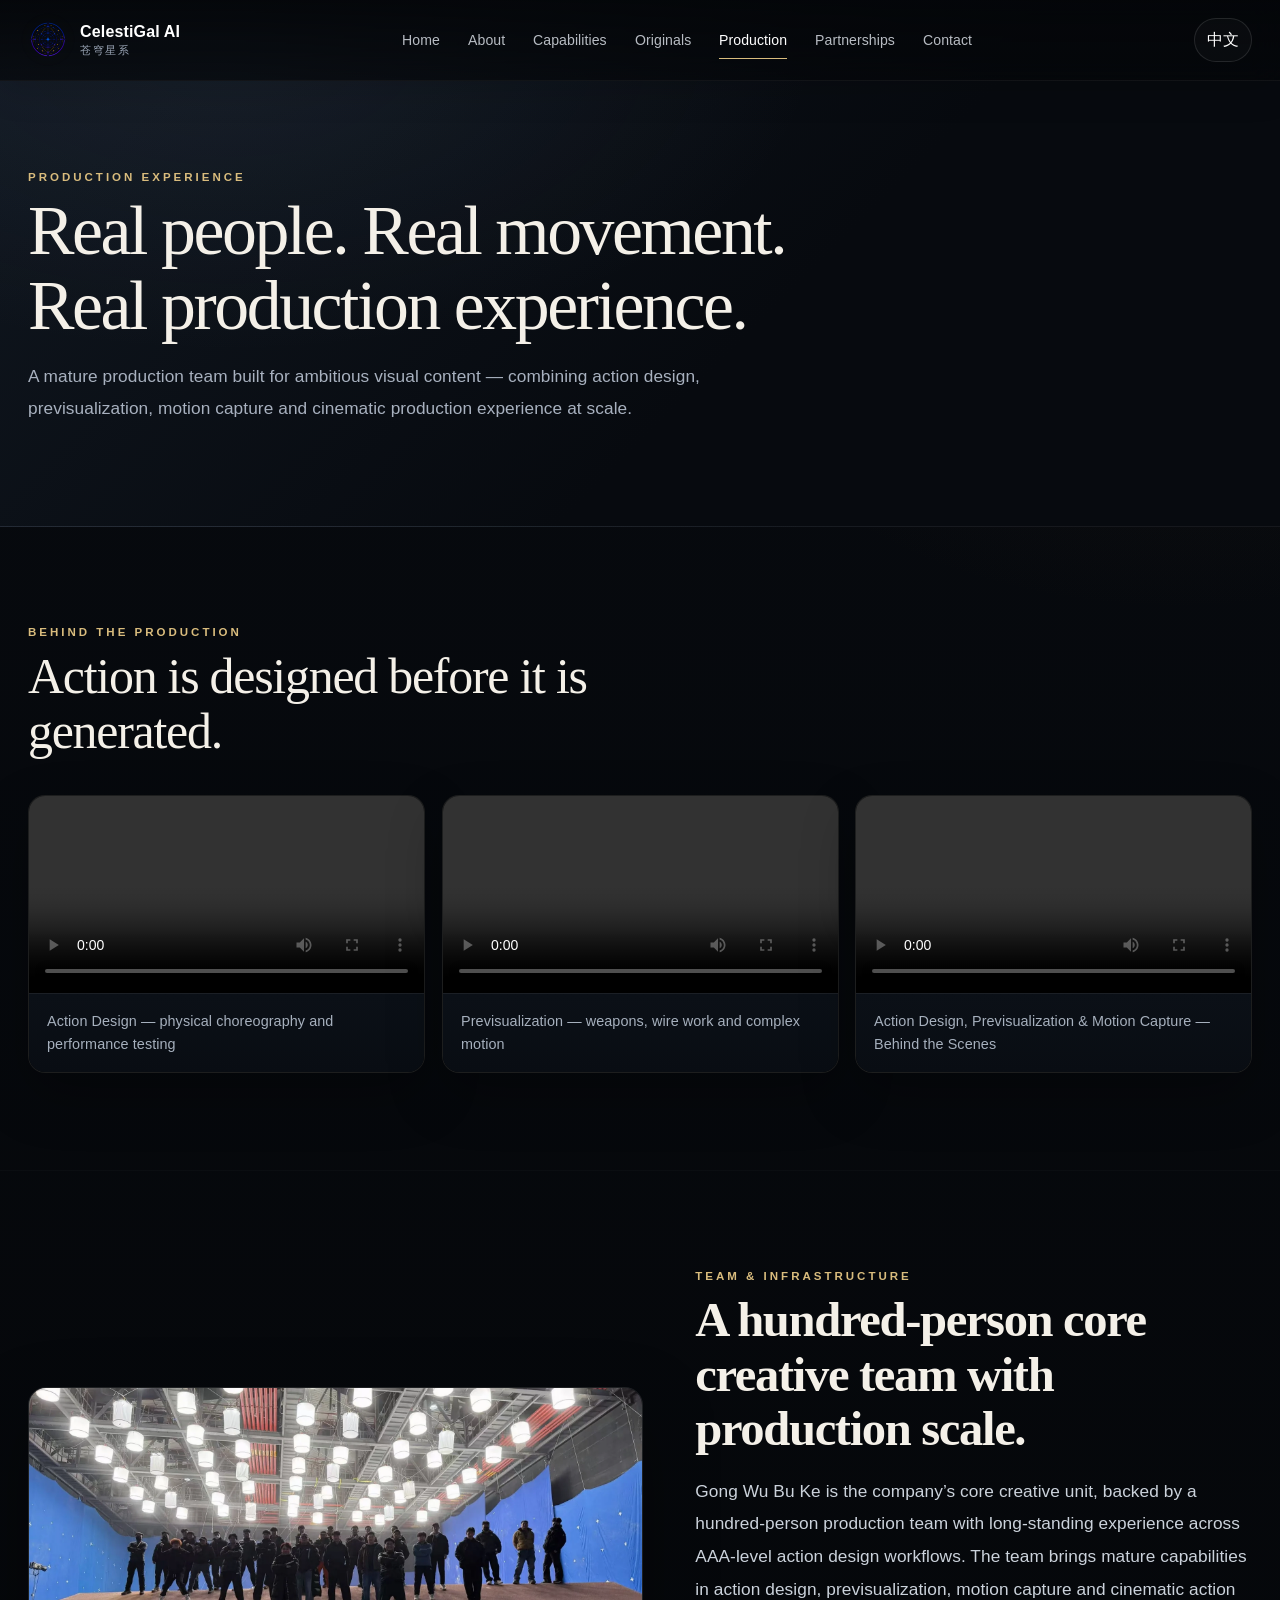
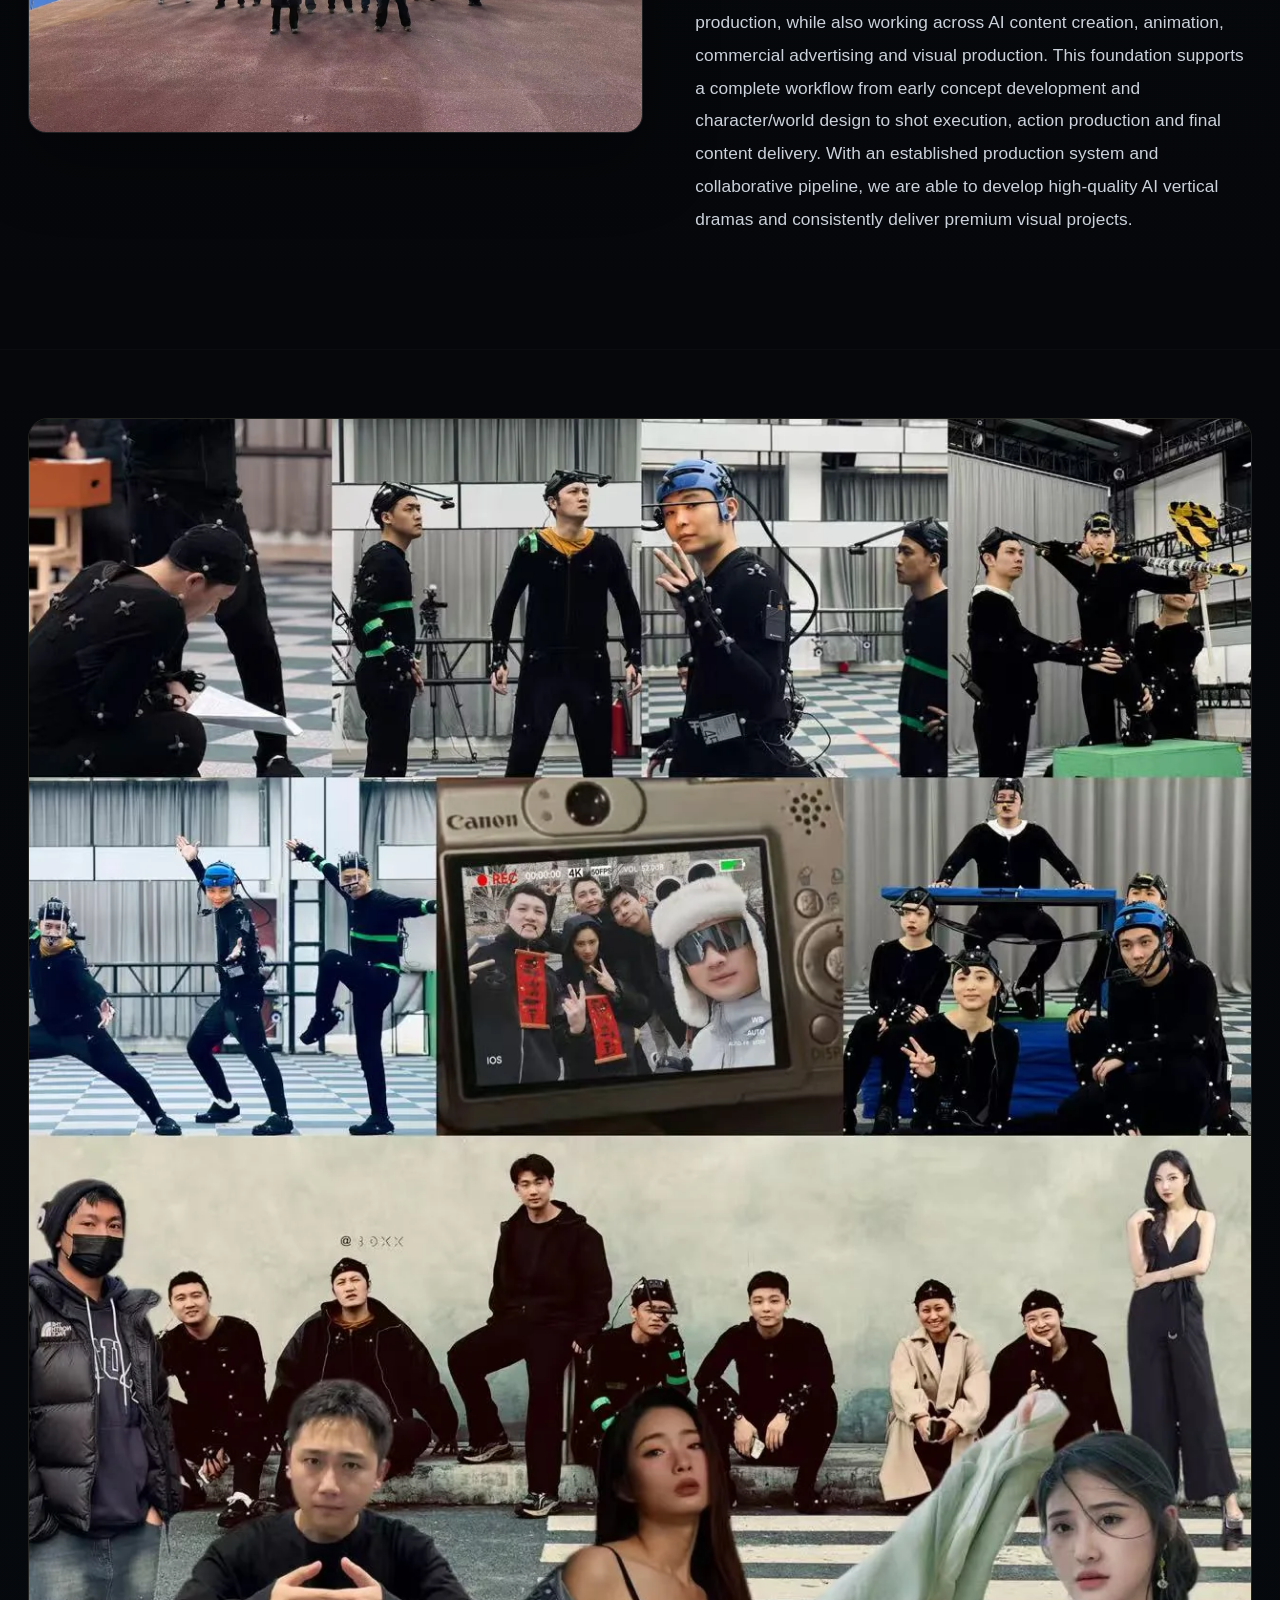
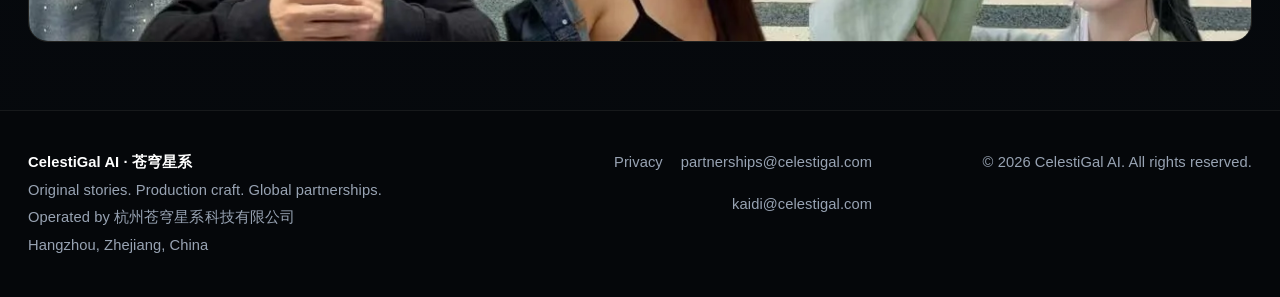
<file: production.html>
<!doctype html><html lang="en"><head><meta charset="utf-8"><meta name="viewport" content="width=device-width,initial-scale=1"><title>Production Experience | CelestiGal AI</title><meta name="description" content="CelestiGal AI — original AI vertical drama studio for global audiences."><meta property="og:title" content="Production Experience | CelestiGal AI"><meta property="og:description" content="CelestiGal AI — original AI vertical drama studio for global audiences."><meta property="og:image" content="assets/images/hero-castle.webp"><link rel="stylesheet" href="assets/css/site.css"><link rel="icon" type="image/png" href="assets/images/favicon.png"></head><body data-page="prod"><div id="site-header"></div><section class="page-hero"><div class="container"><div class="eyebrow" data-en="PRODUCTION EXPERIENCE" data-zh="制作实力"></div><h1 data-en="Real people. Real movement. Real production experience." data-zh="真实团队、真实动作、真实制作经验。"></h1><p data-en="A mature production team built for ambitious visual content — combining action design, previsualization, motion capture and cinematic production experience at scale." data-zh="成熟的专业制作团队，以规模化协作能力支撑高质量视觉内容生产，覆盖动作设计、动作预演、动作捕捉与影视化制作。"></p></div></section><section class="section"><div class="container"><div class="section-head"><div><div class="eyebrow" data-en="BEHIND THE PRODUCTION" data-zh="幕后制作"></div><h2 data-en="Action is designed before it is generated." data-zh="动作在生成之前，先被设计。"></h2></div></div><div class="grid-3"><div class="media-frame"><video controls playsinline preload="metadata" src="assets/video/action-design.mp4"></video><div class="caption" data-en="Action Design — physical choreography and performance testing" data-zh="动作设计｜真人动作编排与表演测试"></div></div><div class="media-frame"><video controls playsinline preload="metadata" src="assets/video/previs.mp4"></video><div class="caption" data-en="Previsualization — weapons, wire work and complex motion" data-zh="动作预演｜兵器、威亚与复杂动作预演"></div></div><div class="media-frame"><video controls playsinline preload="metadata" src="assets/video/mocap-bts-web.mp4"></video><div class="caption" data-en="Action Design, Previsualization & Motion Capture — Behind the Scenes" data-zh="动作设计、动作预演与动作捕捉｜幕后制作"></div></div></div></div></section><section class="section"><div class="container split"><img src="assets/images/team-stage.webp"><div><div class="eyebrow" data-en="TEAM & INFRASTRUCTURE" data-zh="团队与制作环境"></div><h2 class="big-copy" data-en="A hundred-person core creative team with production scale." data-zh="百人规模核心创作团队，具备系统化制作实力。"></h2><p class="lead production-team-copy" data-en="Gong Wu Bu Ke is the company’s core creative unit, backed by a hundred-person production team with long-standing experience across AAA-level action design workflows. The team brings mature capabilities in action design, previsualization, motion capture and cinematic action production, while also working across AI content creation, animation, commercial advertising and visual production. This foundation supports a complete workflow from early concept development and character/world design to shot execution, action production and final content delivery. With an established production system and collaborative pipeline, we are able to develop high-quality AI vertical dramas and consistently deliver premium visual projects." data-zh="攻无不剋团队为公司核心创作部门，拥有百人规模制作团队，长期深耕 3A 级动作设计全流程，在动作设计、动作预演、动作捕捉、影视动作设计等方向具备成熟经验。团队同时覆盖 AI 内容创作、国漫、商业广告、影视视觉制作等多元领域，能够支撑项目从前期概念开发、角色与世界观设计，到镜头表现、动作制作与内容落地的完整流程。依托成熟的制作体系与协作能力，我们不仅能够完成高质量的 AI 短剧内容开发，也具备稳定输出精品化项目的能力。"></p></div></div></section><section class="section compact"><div class="container"><img src="assets/images/team-mocap.webp" style="width:100%;border-radius:20px;border:1px solid var(--line)"></div></section><div id="site-footer"></div><script src="assets/js/site.js"></script></body></html>
</file>
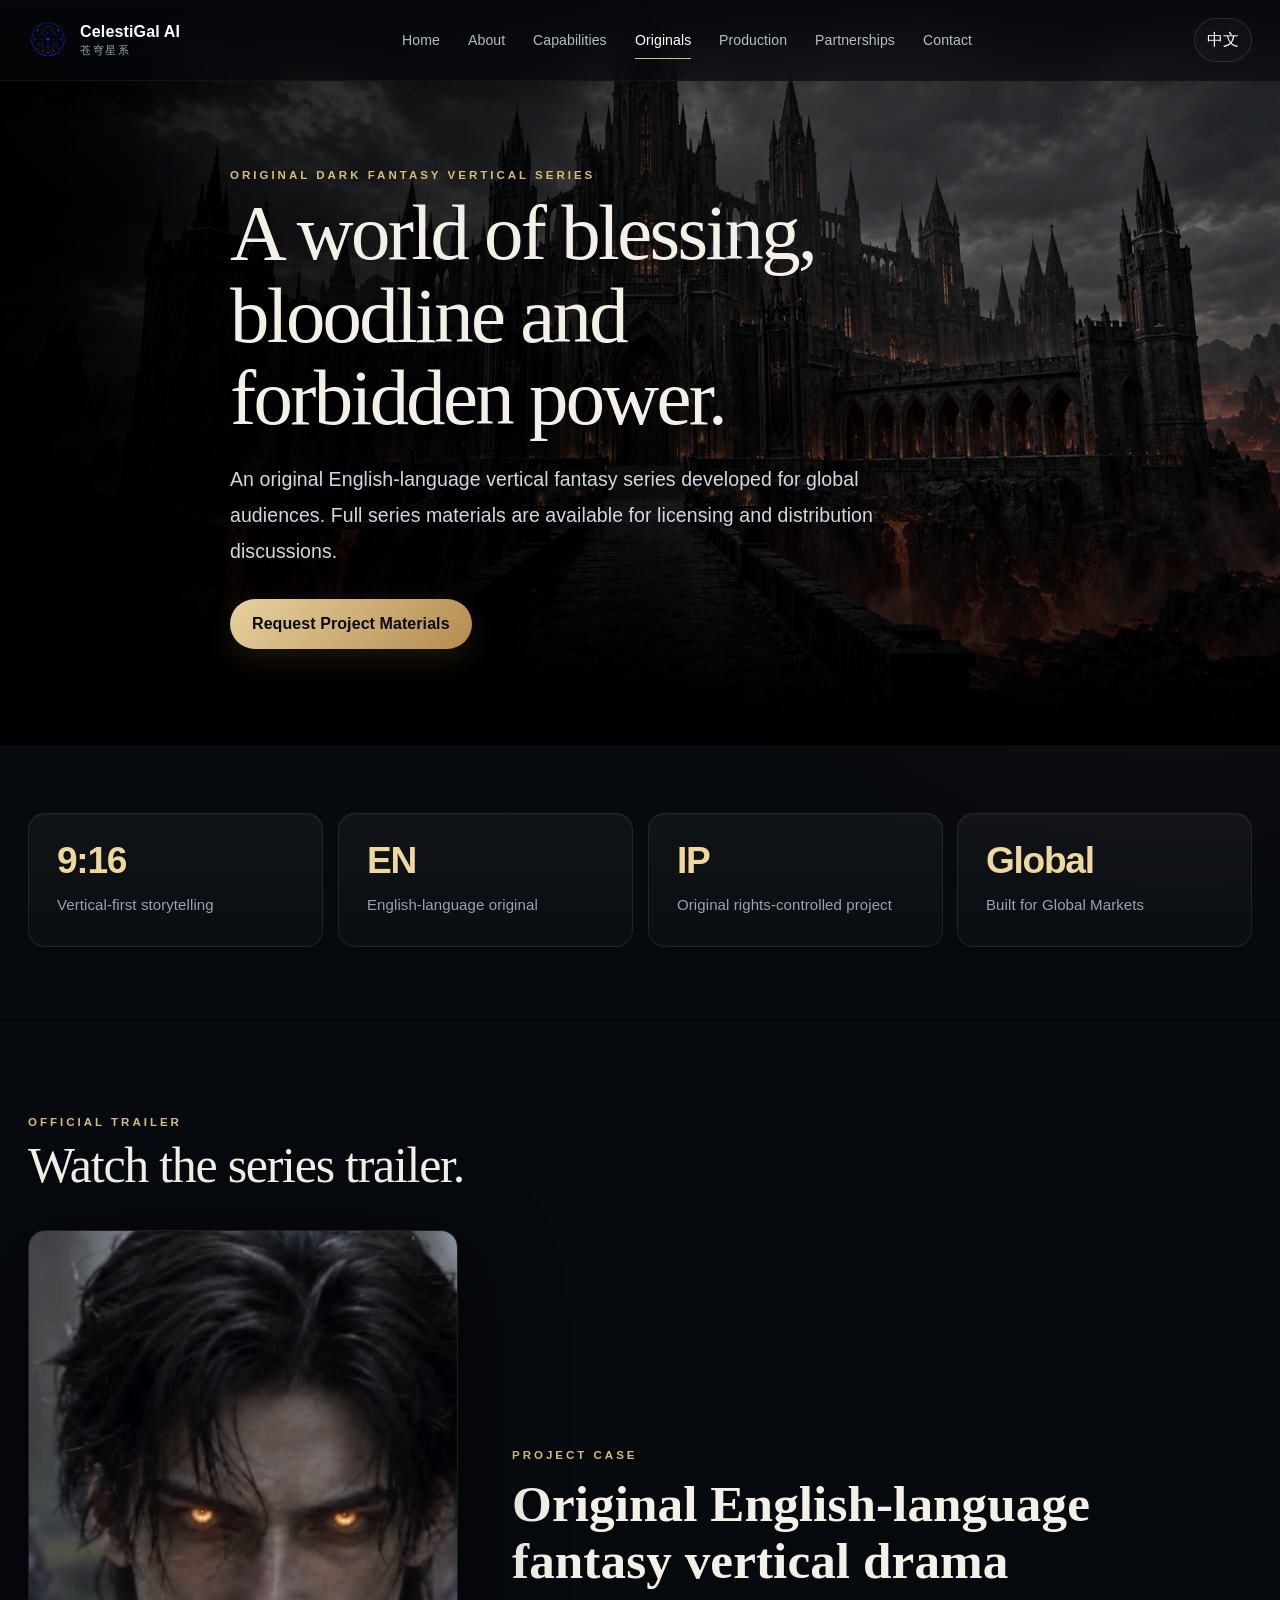
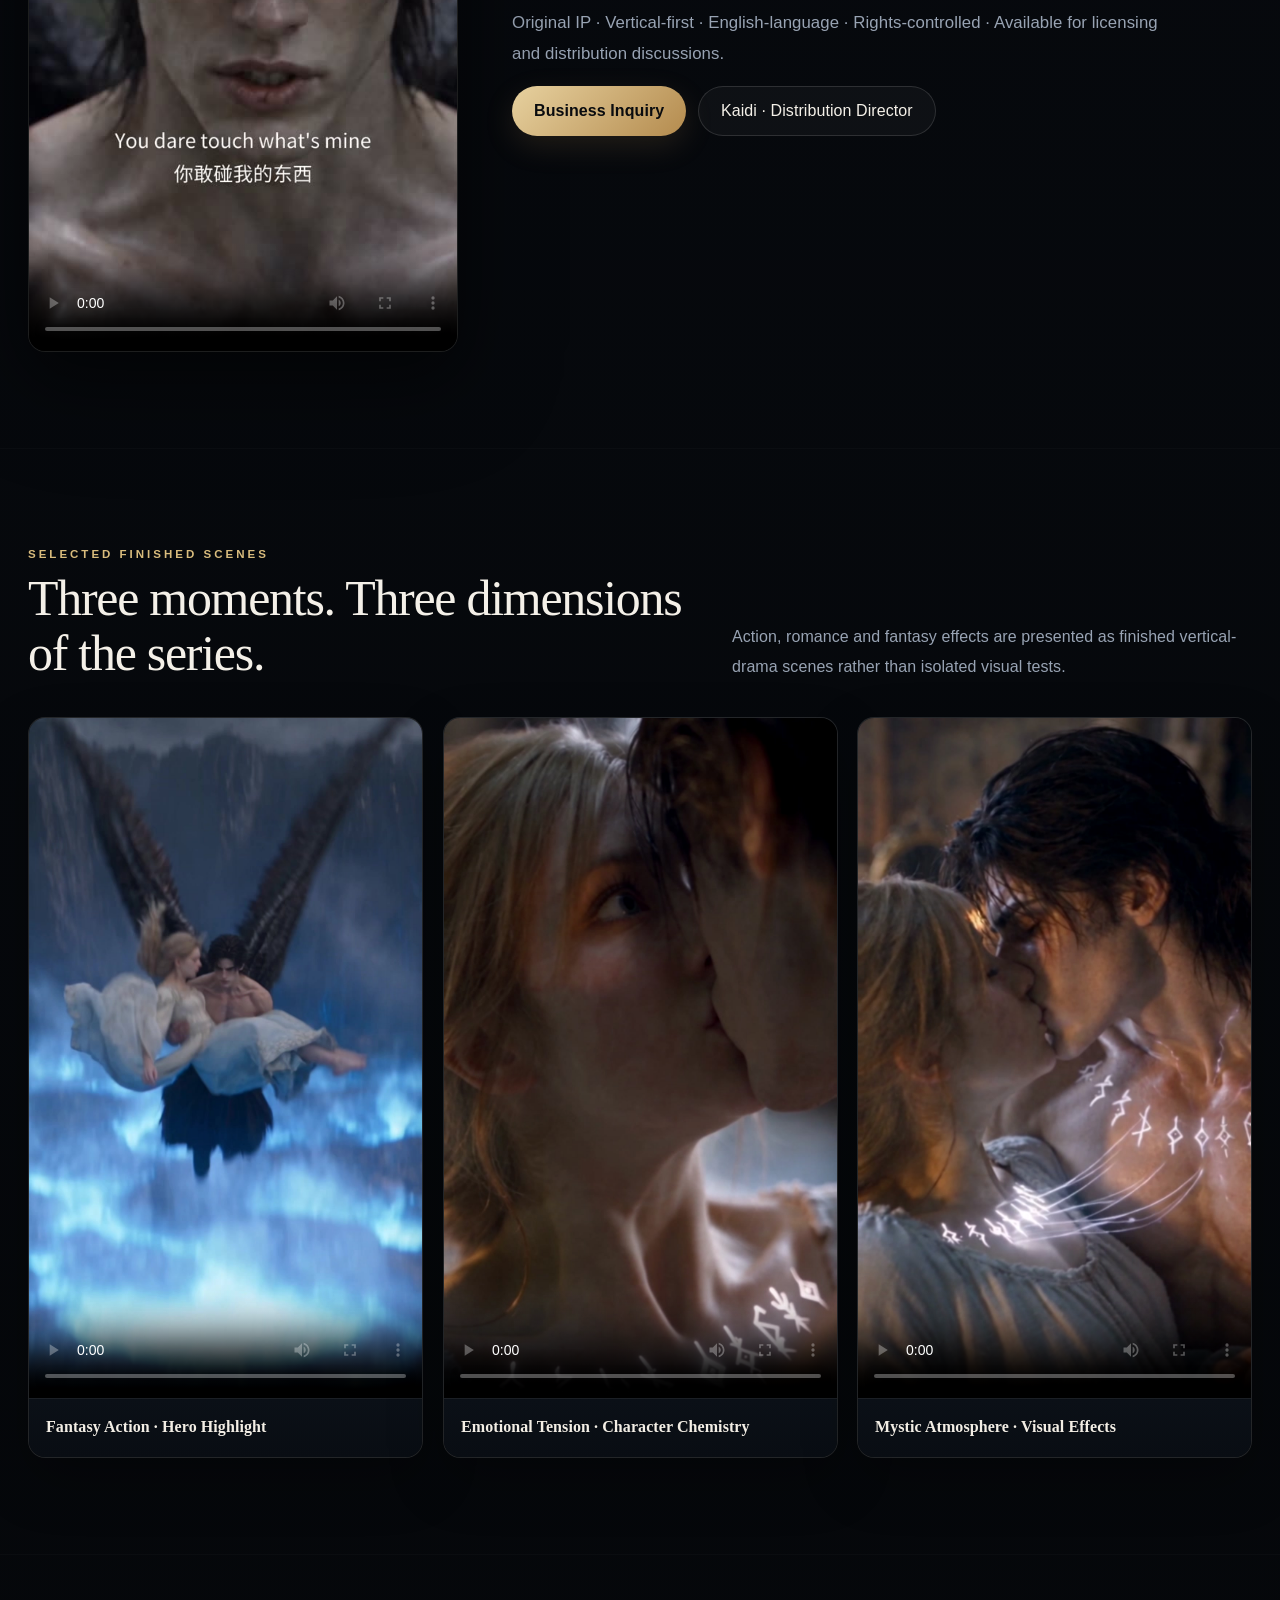
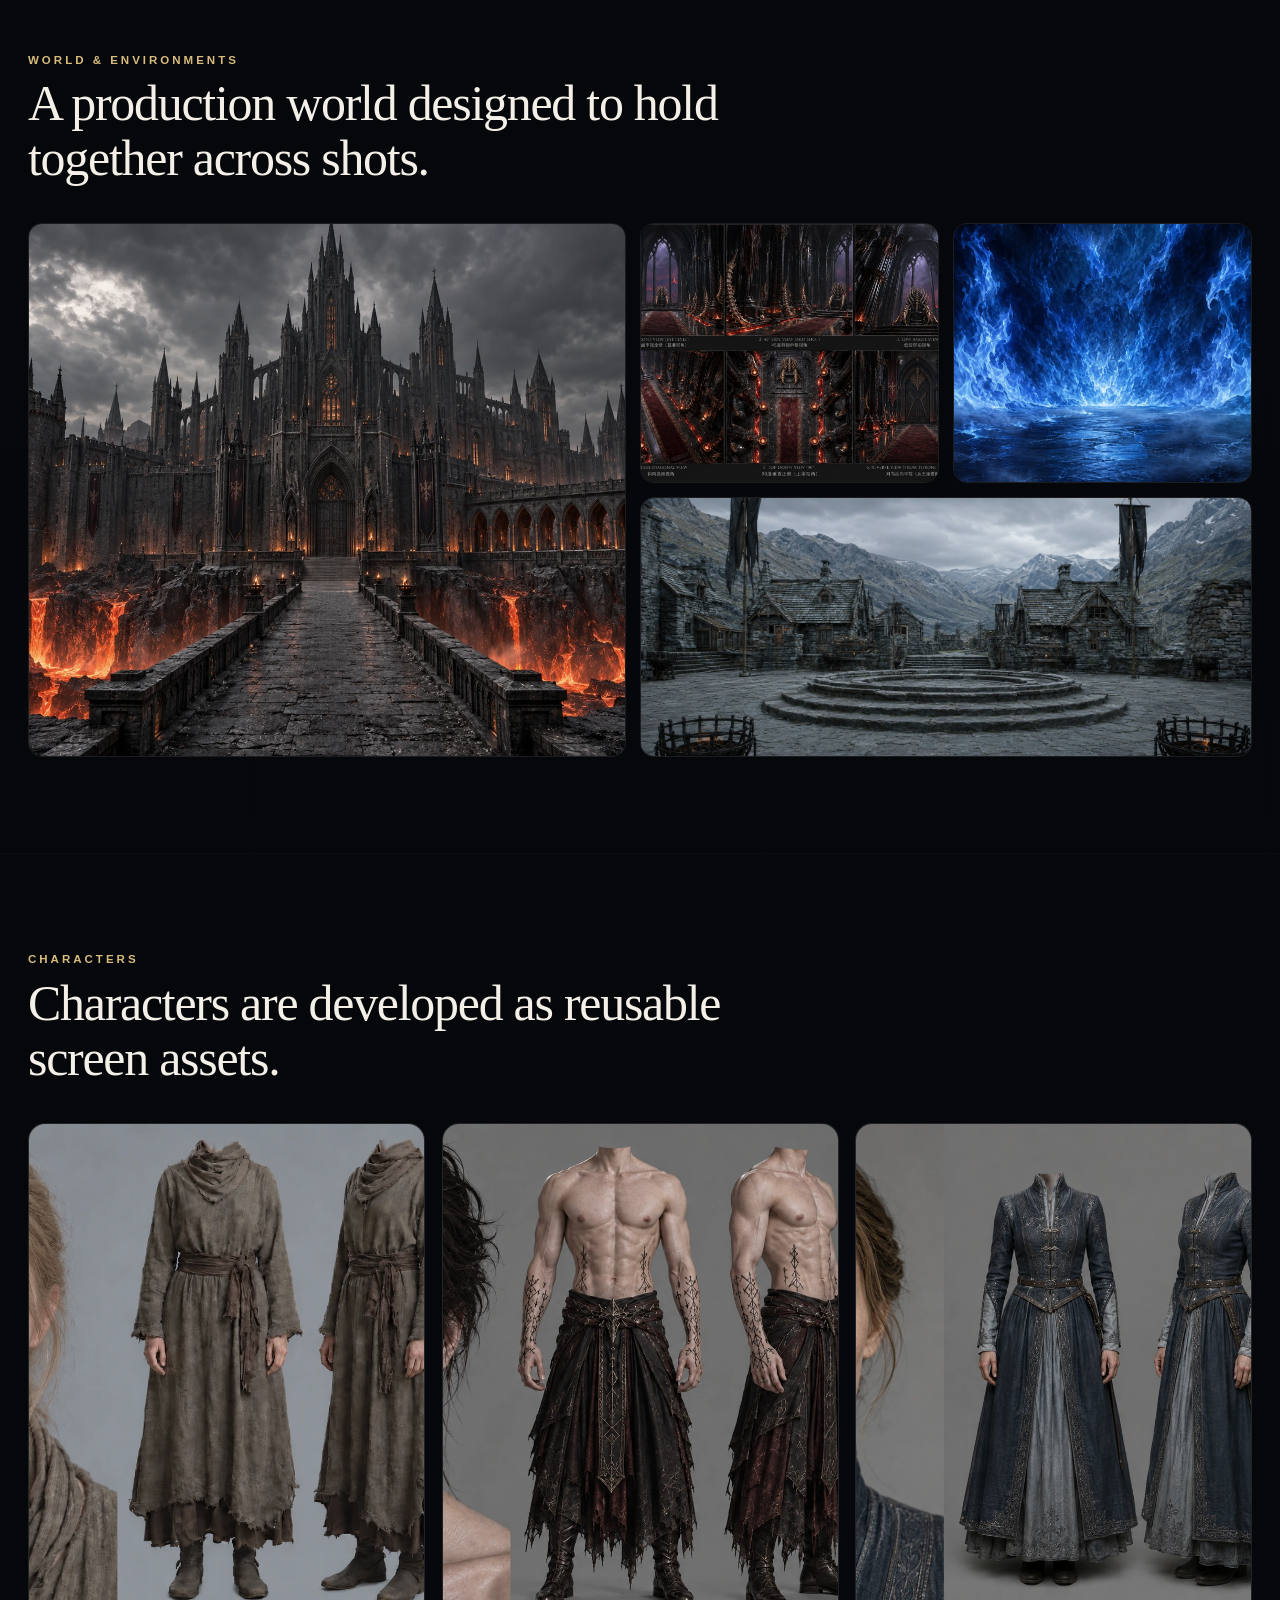
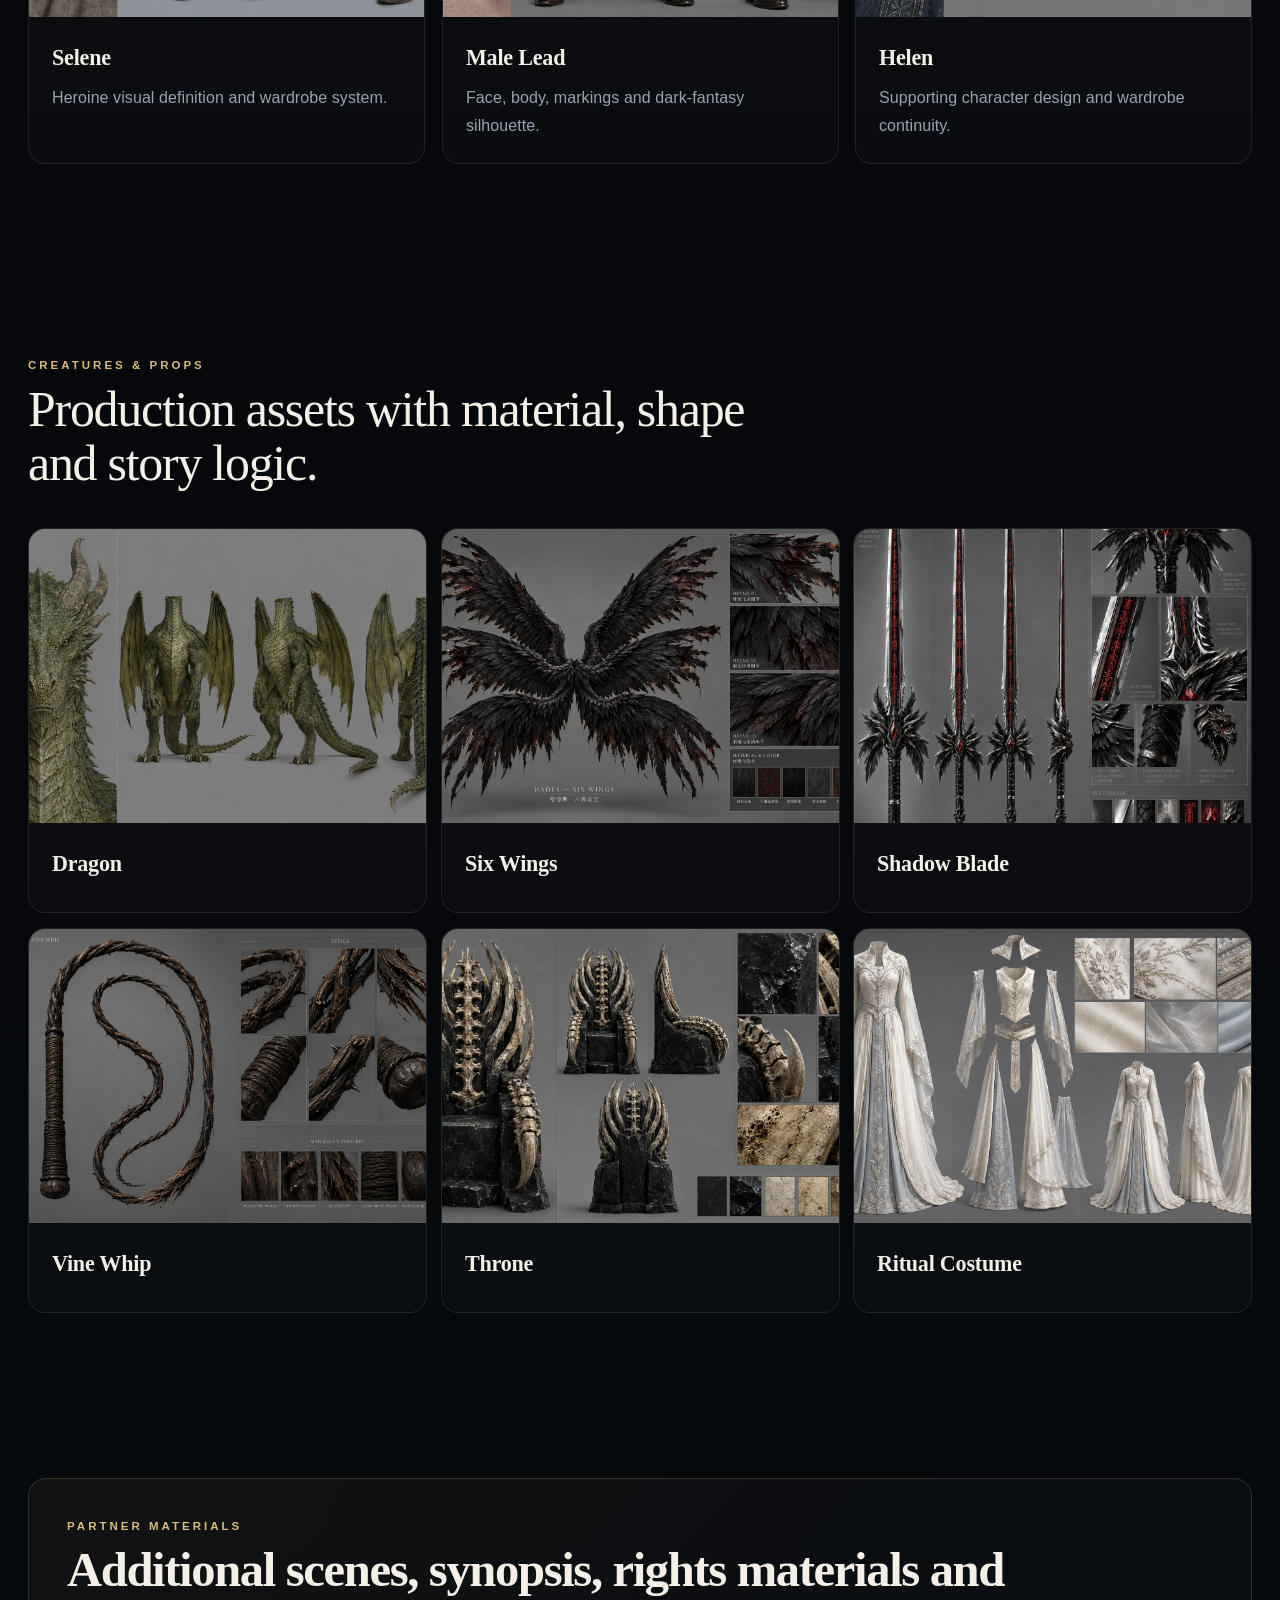
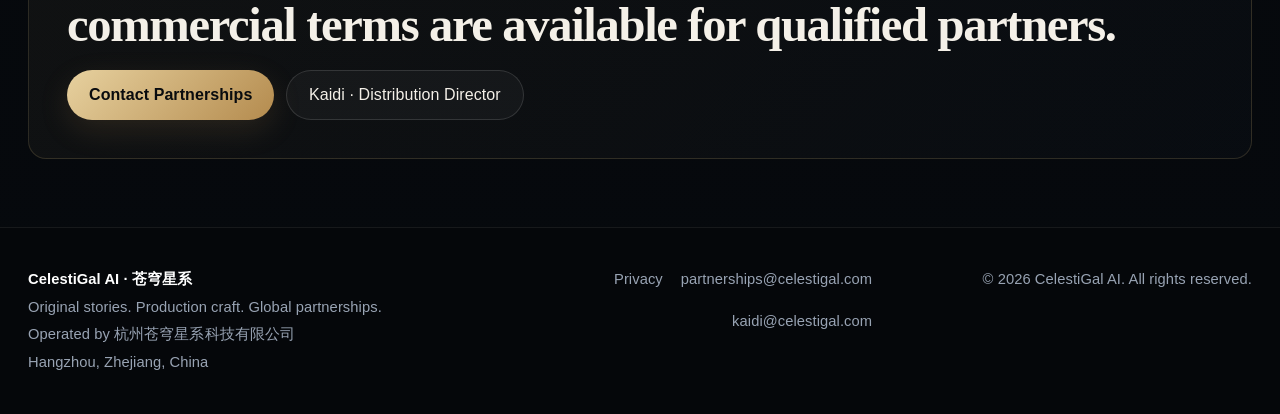
<file: project.html>
<!doctype html><html lang="en"><head><meta charset="utf-8"><meta name="viewport" content="width=device-width,initial-scale=1"><title>Original Dark Fantasy Series | CelestiGal AI</title><meta name="description" content="CelestiGal AI — original AI vertical drama studio for global audiences."><meta property="og:title" content="Original Dark Fantasy Series | CelestiGal AI"><meta property="og:description" content="CelestiGal AI — original AI vertical drama studio for global audiences."><meta property="og:image" content="assets/images/hero-castle.webp"><link rel="stylesheet" href="assets/css/site.css"><link rel="icon" type="image/png" href="assets/images/favicon.png"></head><body data-page="orig"><div id="site-header"></div><section class="hero" style="min-height:78vh"><div class="hero-bg"></div><div class="container hero-in"><div class="eyebrow" data-en="ORIGINAL DARK FANTASY VERTICAL SERIES" data-zh="原创暗黑奇幻竖屏系列"></div><h1 data-en="A world of blessing, bloodline and forbidden power." data-zh="一个由祝福、血统与禁忌力量维系的世界。"></h1><p data-en="An original English-language vertical fantasy series developed for global audiences. Full series materials are available for licensing and distribution discussions." data-zh="面向全球英语市场开发的原创英语奇幻竖屏系列。完整项目资料可用于授权与发行合作洽谈。"></p><div class="btns"><a class="btn primary" href="mailto:partnerships@celestigal.com" data-en="Request Project Materials" data-zh="索取项目资料"></a></div></div></section>
<section class="section compact"><div class="container"><div class="grid-4"><div class="card stat"><strong>9:16</strong><span data-en="Vertical-first storytelling" data-zh="原生竖屏叙事"></span></div><div class="card stat"><strong>EN</strong><span data-en="English-language original" data-zh="纯英语原创内容"></span></div><div class="card stat"><strong>IP</strong><span data-en="Original rights-controlled project" data-zh="原创且权利链可控"></span></div><div class="card stat"><strong>Global</strong><span data-en="Built for Global Markets" data-zh="面向全球"></span></div></div></div></section>
<section class="section" id="trailer"><div class="container"><div class="section-head"><div><div class="eyebrow" data-en="OFFICIAL TRAILER" data-zh="正式预告片"></div><h2 data-en="Watch the series trailer." data-zh="观看正式预告片。"></h2></div></div><div class="project-trailer-layout"><div class="media-frame project-trailer"><video controls playsinline preload="metadata" poster="assets/images/trailer-poster.jpg" src="assets/video/fallen-god-trailer.mp4"></video></div><div class="project-trailer-note"><div class="eyebrow" data-en="PROJECT CASE" data-zh="项目案例"></div><h3 data-en="Original English-language fantasy vertical drama" data-zh="原创英语奇幻竖屏短剧"></h3><p data-en="Original IP · Vertical-first · English-language · Rights-controlled · Available for licensing and distribution discussions." data-zh="原创 IP · 竖屏原生 · 纯英语 · 权利链可控 · 可洽谈授权与发行合作。"></p><div class="btns"><a class="btn primary" href="mailto:partnerships@celestigal.com" data-en="Business Inquiry" data-zh="商务洽谈"></a><a class="btn" href="mailto:kaidi@celestigal.com">Kaidi · Distribution Director</a></div></div></div></div></section>
<section class="section"><div class="container"><div class="section-head"><div><div class="eyebrow" data-en="SELECTED FINISHED SCENES" data-zh="精选正片"></div><h2 data-en="Three moments. Three dimensions of the series." data-zh="三个片段，看见作品的三个维度。"></h2></div><p data-en="Action, romance and fantasy effects are presented as finished vertical-drama scenes rather than isolated visual tests." data-zh="动作、爱情与奇幻效果均来自完整正片，而非独立视觉测试。"></p></div><div class="vertical-grid highlight-grid"><div class="media-frame"><video controls playsinline preload="metadata" poster="assets/images/poster-rescue.jpg" src="assets/video/highlight-rescue.mp4"></video><div class="caption"><strong data-en="Fantasy Action · Hero Highlight" data-zh="奇幻动作 · 男主高光登场"></strong></div></div><div class="media-frame"><video controls playsinline preload="metadata" poster="assets/images/poster-kiss.jpg" src="assets/video/highlight-kiss.mp4"></video><div class="caption"><strong data-en="Emotional Tension · Character Chemistry" data-zh="情感张力 · 角色关系高光"></strong></div></div><div class="media-frame"><video controls playsinline preload="metadata" poster="assets/images/poster-runes.jpg" src="assets/video/highlight-runes.mp4"></video><div class="caption"><strong data-en="Mystic Atmosphere · Visual Effects" data-zh="魔法氛围 · 视觉效果展示"></strong></div></div></div></div></section><section class="section"><div class="container"><div class="section-head"><div><div class="eyebrow" data-en="WORLD & ENVIRONMENTS" data-zh="世界观与场景"></div><h2 data-en="A production world designed to hold together across shots." data-zh="能够跨镜头持续成立的完整世界。"></h2></div></div><div class="gallery"><img data-lightbox src="assets/images/hero-castle.webp"><img data-lightbox src="assets/images/palace.webp"><img data-lightbox src="assets/images/fire-space.webp"><img data-lightbox src="assets/images/altar.webp"></div></div></section>
<section class="section"><div class="container"><div class="section-head"><div><div class="eyebrow" data-en="CHARACTERS" data-zh="人物定型"></div><h2 data-en="Characters are developed as reusable screen assets." data-zh="人物不是单张图片，而是可持续制作的视觉资产。"></h2></div></div><div class="grid-3"><div class="card"><img class="card-media portrait" data-lightbox src="assets/images/female-sheet.webp"><div class="card-body"><h3>Selene</h3><p data-en="Heroine visual definition and wardrobe system." data-zh="女主视觉定型与服装体系。"></p></div></div><div class="card"><img class="card-media portrait" data-lightbox src="assets/images/male-sheet.webp"><div class="card-body"><h3 data-en="Male Lead" data-zh="男主"></h3><p data-en="Face, body, markings and dark-fantasy silhouette." data-zh="面部、身体、符文与暗黑奇幻轮廓。"></p></div></div><div class="card"><img class="card-media portrait" data-lightbox src="assets/images/helen-sheet.webp"><div class="card-body"><h3>Helen</h3><p data-en="Supporting character design and wardrobe continuity." data-zh="配角定型与服装连续性设计。"></p></div></div></div></div></section>
<section class="section"><div class="container"><div class="section-head"><div><div class="eyebrow" data-en="CREATURES & PROPS" data-zh="生物与道具"></div><h2 data-en="Production assets with material, shape and story logic." data-zh="具有材质、形态与剧情逻辑的制作资产。"></h2></div></div><div class="asset-grid"><div class="card"><img class="card-media" data-lightbox src="assets/images/dragon.webp"><div class="card-body"><h3 data-en="Dragon" data-zh="飞龙"></h3></div></div><div class="card"><img class="card-media" data-lightbox src="assets/images/wings.webp"><div class="card-body"><h3 data-en="Six Wings" data-zh="六翼设定"></h3></div></div><div class="card"><img class="card-media" data-lightbox src="assets/images/sword.webp"><div class="card-body"><h3 data-en="Shadow Blade" data-zh="暗影之刃"></h3></div></div><div class="card"><img class="card-media" data-lightbox src="assets/images/whip.webp"><div class="card-body"><h3 data-en="Vine Whip" data-zh="藤鞭"></h3></div></div><div class="card"><img class="card-media" data-lightbox src="assets/images/throne.webp"><div class="card-body"><h3 data-en="Throne" data-zh="王座"></h3></div></div><div class="card"><img class="card-media" data-lightbox src="assets/images/ritual-dress.webp"><div class="card-body"><h3 data-en="Ritual Costume" data-zh="祭祀礼服"></h3></div></div></div></div></section>
<section class="section compact"><div class="container contact-box"><div class="eyebrow" data-en="PARTNER MATERIALS" data-zh="合作资料"></div><h2 class="big-copy" data-en="Additional scenes, synopsis, rights materials and commercial terms are available for qualified partners." data-zh="更多成片、故事梗概、版权资料及商务合作信息可向合作方定向提供。"></h2><div class="btns"><a class="btn primary" href="mailto:partnerships@celestigal.com" data-en="Contact Partnerships" data-zh="联系商务合作"></a><a class="btn" href="mailto:kaidi@celestigal.com">Kaidi · Distribution Director</a></div></div></section><div id="site-footer"></div><script src="assets/js/site.js"></script></body></html>
</file>
<file: assets/css/site.css>
:root{--bg:#07090d;--bg2:#0c1118;--panel:#111722;--line:rgba(255,255,255,.12);--text:#f3f1eb;--muted:#9aa5b5;--gold:#d4b87d;--gold2:#8f7243;--blue:#7fa2d7;--max:1240px;--radius:20px}
*{box-sizing:border-box}html{scroll-behavior:smooth}body{margin:0;background:radial-gradient(circle at 15% 0%,#141a25 0,#080a0f 28%,#06080c 60%);color:var(--text);font-family:Inter,"PingFang SC","Microsoft YaHei",Arial,sans-serif;line-height:1.6}a{color:inherit;text-decoration:none}img,video{display:block;max-width:100%}button{font:inherit}.container{width:min(var(--max),calc(100% - 40px));margin:auto}.eyebrow{text-transform:uppercase;letter-spacing:.22em;color:var(--gold);font-size:.78rem;font-weight:700}.section{padding:92px 0}.section.compact{padding:64px 0}.section-head{display:flex;align-items:flex-end;justify-content:space-between;gap:24px;margin-bottom:34px}.section-head h2,.hero h1,.page-hero h1{font-family:Georgia,"Times New Roman","Noto Serif SC",serif;font-weight:500;line-height:1.08;margin:8px 0 0}.section-head h2{font-size:clamp(2.1rem,4vw,4.1rem);max-width:760px}.section-head p{max-width:520px;color:var(--muted);margin:0}.kicker{color:var(--muted);font-size:1.05rem}.btns{display:flex;flex-wrap:wrap;gap:12px}.btn{display:inline-flex;align-items:center;justify-content:center;min-height:48px;padding:0 20px;border:1px solid var(--line);border-radius:999px;background:rgba(255,255,255,.04);transition:.25s;cursor:pointer}.btn.primary{background:linear-gradient(135deg,#dcc99a,#9f7d48);color:#0b0c0e;border:none;font-weight:800}.btn:hover{transform:translateY(-2px);border-color:rgba(212,184,125,.7)}
.header{position:fixed;z-index:100;top:0;left:0;width:100%;backdrop-filter:blur(16px);background:linear-gradient(to bottom,rgba(5,7,10,.9),rgba(5,7,10,.45));border-bottom:1px solid rgba(255,255,255,.06)}.header-in{height:76px;display:flex;align-items:center;justify-content:space-between;gap:22px}.brand{display:flex;align-items:center;gap:12px;font-weight:800}.brand-mark{width:36px;height:36px;border:1px solid rgba(212,184,125,.55);border-radius:50%;display:grid;place-items:center;color:var(--gold);font-family:Georgia;font-size:1rem}.brand small{display:block;font-weight:500;color:var(--muted);font-size:.68rem;letter-spacing:.16em}.nav{display:flex;gap:24px;align-items:center;font-size:.88rem;color:#dfe4eb}.nav a{opacity:.82}.nav a:hover,.nav a.active{opacity:1;color:#fff}.lang{border:1px solid var(--line);background:rgba(255,255,255,.04);color:#fff;padding:8px 12px;border-radius:999px;cursor:pointer}.menu{display:none;background:none;border:0;color:#fff;font-size:1.5rem}
.hero{min-height:92vh;display:grid;align-items:end;position:relative;overflow:hidden}.hero-bg{position:absolute;inset:0;background:url('../images/hero-castle.webp') center/cover no-repeat;filter:saturate(.76) contrast(1.04)}.hero-bg:after{content:"";position:absolute;inset:0;background:linear-gradient(90deg,rgba(3,5,8,.9) 0,rgba(3,5,8,.6) 38%,rgba(3,5,8,.16) 72%),linear-gradient(to top,#07090d 0,transparent 45%)}.hero-in{position:relative;z-index:2;padding:170px 0 90px;max-width:800px}.hero h1{font-size:clamp(3rem,6.8vw,6.4rem);letter-spacing:-.02em}.hero p{font-size:clamp(1rem,1.6vw,1.25rem);color:#d8dde5;max-width:690px;margin:24px 0 34px}.hero-meta{display:flex;flex-wrap:wrap;gap:10px;margin-top:28px}.pill{border:1px solid rgba(255,255,255,.18);background:rgba(3,5,8,.4);padding:8px 12px;border-radius:999px;font-size:.78rem;color:#dfe4eb}
.page-hero{padding:170px 0 80px;border-bottom:1px solid var(--line);background:linear-gradient(135deg,#111824 0,#080b10 58%)}.page-hero h1{font-size:clamp(3rem,6vw,5.6rem);max-width:920px}.page-hero p{color:var(--muted);max-width:760px;font-size:1.08rem}
.grid-2{display:grid;grid-template-columns:1fr 1fr;gap:24px}.grid-3{display:grid;grid-template-columns:repeat(3,1fr);gap:18px}.grid-4{display:grid;grid-template-columns:repeat(4,1fr);gap:16px}.card{background:linear-gradient(180deg,rgba(255,255,255,.055),rgba(255,255,255,.025));border:1px solid var(--line);border-radius:var(--radius);overflow:hidden}.card-body{padding:22px}.card h3{font-family:Georgia,"Noto Serif SC",serif;font-size:1.35rem;margin:0 0 8px}.card p{color:var(--muted);margin:0}.card-media{aspect-ratio:16/10;object-fit:cover;width:100%}.card-media.portrait{aspect-ratio:4/5}.stat{padding:28px}.stat strong{display:block;font-family:Georgia;font-size:2.4rem;color:var(--gold)}.stat span{color:var(--muted)}
.media-frame{background:#000;border:1px solid var(--line);border-radius:var(--radius);overflow:hidden;position:relative}.media-frame video{width:100%;background:#000;max-height:680px}.vertical-grid{display:grid;grid-template-columns:repeat(2,minmax(0,420px));justify-content:center;gap:22px}.vertical-grid video{aspect-ratio:9/16;object-fit:cover}.caption{padding:14px 18px;color:var(--muted);font-size:.9rem;background:#0b0f15;border-top:1px solid var(--line)}
.split{display:grid;grid-template-columns:1.05fr .95fr;gap:46px;align-items:center}.split img{border-radius:var(--radius);border:1px solid var(--line)}.big-copy{font-family:Georgia,"Noto Serif SC",serif;font-size:clamp(2.1rem,4vw,4rem);line-height:1.15;margin:8px 0 18px}.lead{font-size:1.08rem;color:#cbd2dc}.muted{color:var(--muted)}.rule{height:1px;background:var(--line);margin:28px 0}.feature-list{display:grid;gap:12px}.feature{display:flex;gap:14px;padding:18px 0;border-bottom:1px solid var(--line)}.feature b{min-width:150px;color:#fff}.feature span{color:var(--muted)}
.gallery{display:grid;grid-template-columns:2fr 1fr 1fr;grid-auto-rows:260px;gap:12px}.gallery img{width:100%;height:100%;object-fit:cover;border-radius:16px;border:1px solid var(--line);cursor:zoom-in}.gallery img:first-child{grid-row:span 2}.gallery img:nth-child(4){grid-column:span 2}.asset-grid{display:grid;grid-template-columns:repeat(3,1fr);gap:14px}.asset-grid .card-media{aspect-ratio:1.35/1}.quote{padding:38px;border-left:2px solid var(--gold);background:linear-gradient(90deg,rgba(212,184,125,.08),transparent);font-family:Georgia,"Noto Serif SC",serif;font-size:clamp(1.45rem,2.5vw,2.3rem)}
.process{display:grid;grid-template-columns:repeat(6,1fr);gap:12px}.step{border-top:1px solid var(--gold2);padding-top:16px}.step em{font-style:normal;color:var(--gold);font-size:.75rem;letter-spacing:.12em}.step b{display:block;margin-top:8px}.step p{font-size:.86rem;color:var(--muted)}
.contact-box{padding:38px;border:1px solid var(--line);border-radius:var(--radius);background:linear-gradient(135deg,rgba(212,184,125,.06),rgba(127,162,215,.04))}.contact-row{display:flex;justify-content:space-between;gap:20px;padding:18px 0;border-bottom:1px solid var(--line)}.contact-row:last-child{border-bottom:0}.contact-row a{color:var(--gold)}
.footer{padding:38px 0;border-top:1px solid var(--line);color:var(--muted);font-size:.85rem}.footer-in{display:flex;justify-content:space-between;gap:30px;flex-wrap:wrap}.footer-links{display:flex;gap:18px;flex-wrap:wrap}
.lightbox{position:fixed;inset:0;background:rgba(0,0,0,.9);z-index:200;display:none;align-items:center;justify-content:center;padding:30px}.lightbox.open{display:flex}.lightbox img{max-height:90vh;max-width:94vw;border-radius:12px}.lightbox button{position:absolute;right:24px;top:20px;background:none;border:0;color:white;font-size:2rem}
.notice{padding:14px 16px;border:1px dashed rgba(212,184,125,.5);border-radius:12px;color:#d7c9a6;background:rgba(212,184,125,.04)}
@media(max-width:980px){.nav{display:none;position:absolute;top:76px;left:20px;right:20px;flex-direction:column;align-items:flex-start;padding:20px;border:1px solid var(--line);background:#0b0f15;border-radius:16px}.nav.open{display:flex}.menu{display:block}.header-tools{display:flex;gap:8px}.grid-4{grid-template-columns:repeat(2,1fr)}.grid-3{grid-template-columns:1fr 1fr}.split{grid-template-columns:1fr}.process{grid-template-columns:repeat(3,1fr)}.gallery{grid-template-columns:1fr 1fr;grid-auto-rows:220px}.gallery img:first-child{grid-row:span 1}.gallery img:nth-child(4){grid-column:span 1}.asset-grid{grid-template-columns:1fr 1fr}}
@media(max-width:680px){.container{width:min(100% - 26px,var(--max))}.section{padding:68px 0}.section-head{display:block}.section-head p{margin-top:14px}.hero{min-height:86vh}.hero-in{padding-top:130px}.grid-2,.grid-3,.grid-4,.asset-grid,.vertical-grid{grid-template-columns:1fr}.process{grid-template-columns:1fr 1fr}.gallery{grid-template-columns:1fr;grid-auto-rows:auto}.gallery img{height:auto}.contact-row{display:block}.contact-row a{display:block;margin-top:6px}.brand small{display:none}}

/* V3.2 trailer and corporate contact refinements */
.trailer-wrap{display:grid;grid-template-columns:minmax(0,430px) 1fr;gap:42px;align-items:center}.trailer-player{max-width:430px;margin:auto}.trailer-player video,.project-trailer video{aspect-ratio:9/16;object-fit:cover;max-height:720px}.trailer-copy h3,.project-trailer-note h3{font-family:Georgia,"Noto Serif SC",serif;font-size:clamp(2rem,4vw,3.6rem);line-height:1.12;margin:10px 0 18px}.trailer-copy p,.project-trailer-note p{color:var(--muted);font-size:1.05rem}.project-trailer-layout{display:grid;grid-template-columns:minmax(0,430px) 1fr;gap:46px;align-items:center}.project-trailer{max-width:430px}.contact-directory{display:grid;grid-template-columns:1fr 1fr;gap:24px}.contact-directory .company-info{grid-column:1/-1}.company-info .contact-row{align-items:center}.company-info .contact-row b{min-width:180px}.company-facts{display:grid;grid-template-columns:repeat(2,1fr);gap:0 28px}.company-facts>div{padding:20px 0;border-bottom:1px solid var(--line)}.company-facts span{display:block;color:var(--muted);font-size:.82rem;margin-bottom:6px}.company-facts strong{display:block;color:#fff;font-weight:600}.footer-brand{max-width:420px}.footer-brand span{display:inline-block;margin-top:4px}.footer-in{align-items:flex-start}.footer-links{max-width:380px;justify-content:flex-end}
@media(max-width:980px){.trailer-wrap,.project-trailer-layout{grid-template-columns:1fr}.trailer-copy,.project-trailer-note{max-width:720px;margin:auto}.contact-directory{grid-template-columns:1fr}.contact-directory .company-info{grid-column:auto}.company-facts{grid-template-columns:1fr}}
@media(max-width:680px){.trailer-player,.project-trailer{max-width:100%}.company-info .contact-row b{min-width:0}.footer-links{justify-content:flex-start}}
.highlight-grid{grid-template-columns:repeat(3,minmax(0,1fr));align-items:start}.highlight-grid .media-frame{background:rgba(255,255,255,.025)}.highlight-grid video{width:100%;aspect-ratio:9/16;object-fit:cover;background:#050607}.highlight-grid .caption{display:flex;flex-direction:column;gap:5px;padding:14px 15px 16px}.highlight-grid .caption strong{font-size:15px;color:#fff}.highlight-grid .caption span{font-size:12px;line-height:1.55;color:var(--muted)}@media(max-width:900px){.highlight-grid{grid-template-columns:1fr}.highlight-grid .media-frame{max-width:520px;margin:0 auto;width:100%}}

/* V3.5 premium visual refinement */
:root{
  --bg:#05070a;
  --bg2:#0a0e14;
  --panel:#0e141d;
  --panel2:#111925;
  --line:rgba(221,202,160,.14);
  --line-soft:rgba(255,255,255,.075);
  --text:#f4f0e8;
  --muted:#98a3b3;
  --gold:#d9bc7d;
  --gold-hi:#efd7a0;
  --gold2:#896b3d;
  --blue:#7896bd;
  --max:1280px;
  --radius:18px;
  --shadow:0 28px 70px rgba(0,0,0,.34);
}
body{
  background:
    radial-gradient(900px 520px at 8% -5%,rgba(76,99,128,.13),transparent 62%),
    radial-gradient(760px 480px at 92% 9%,rgba(122,88,42,.08),transparent 62%),
    linear-gradient(180deg,#070a0f 0%,#05070a 55%,#06090d 100%);
  color:var(--text);
  font-family:Inter,-apple-system,BlinkMacSystemFont,"Segoe UI","PingFang SC","Hiragino Sans GB","Microsoft YaHei",Arial,sans-serif;
  letter-spacing:.005em;
}
.container{width:min(var(--max),calc(100% - 56px))}
.section{padding:112px 0;position:relative}
.section.compact{padding:76px 0}
.section+.section{border-top:1px solid rgba(255,255,255,.025)}
.eyebrow{color:var(--gold);font-size:.72rem;letter-spacing:.26em;font-weight:700}
.section-head{margin-bottom:42px;gap:36px}
.section-head h2,.hero h1,.page-hero h1,.big-copy,.card h3,.quote{font-family:Georgia,"Times New Roman","Songti SC","STSong","Noto Serif SC",serif}
.section-head h2{font-size:clamp(2.25rem,4.3vw,4.25rem);letter-spacing:-.025em}
.section-head p{font-size:1rem;line-height:1.85}
.header{background:linear-gradient(to bottom,rgba(4,6,9,.94),rgba(4,6,9,.68));border-bottom:1px solid rgba(255,255,255,.055);box-shadow:0 10px 35px rgba(0,0,0,.14)}
.header-in{height:80px}
.brand{letter-spacing:.01em}.brand-mark{border-color:rgba(217,188,125,.7);box-shadow:inset 0 0 22px rgba(217,188,125,.05)}
.nav{gap:28px}.nav a{position:relative;padding:8px 0;transition:.25s}.nav a:after{content:"";position:absolute;left:0;right:100%;bottom:1px;height:1px;background:var(--gold);transition:.25s}.nav a:hover:after,.nav a.active:after{right:0}
.lang{background:rgba(255,255,255,.025);border-color:rgba(255,255,255,.11)}
.hero{min-height:94vh}.hero-bg{filter:saturate(.72) contrast(1.07) brightness(.88)}
.hero-bg:after{background:linear-gradient(90deg,rgba(2,4,7,.94) 0%,rgba(2,4,7,.69) 36%,rgba(2,4,7,.18) 72%),linear-gradient(to top,#05070a 0%,rgba(5,7,10,.45) 33%,transparent 66%)}
.hero-in{padding:184px 0 108px;max-width:860px}.hero h1{font-size:clamp(3.25rem,6.9vw,6.8rem);letter-spacing:-.035em;text-wrap:balance}.hero p{font-size:clamp(1.02rem,1.55vw,1.22rem);line-height:1.85;color:#d2d8df;max-width:720px}
.btn{min-height:50px;padding:0 22px;border-color:rgba(255,255,255,.13);background:rgba(255,255,255,.035);transition:transform .22s,border-color .22s,background .22s,box-shadow .22s}.btn.primary{background:linear-gradient(135deg,#e7d19f 0%,#b48b4e 100%);color:#090b0e;box-shadow:0 10px 30px rgba(180,139,78,.16)}.btn:hover{transform:translateY(-2px);background:rgba(255,255,255,.065);box-shadow:0 12px 30px rgba(0,0,0,.2)}.btn.primary:hover{background:linear-gradient(135deg,#efdcae,#bd9556)}
.pill{background:rgba(4,7,11,.52);border-color:rgba(255,255,255,.14);backdrop-filter:blur(10px);padding:9px 13px}
.page-hero{padding:184px 0 92px;background:radial-gradient(900px 460px at 18% 10%,rgba(88,108,136,.13),transparent 65%),linear-gradient(135deg,#101720 0%,#070a0f 60%);border-bottom:1px solid rgba(255,255,255,.06)}
.page-hero h1{font-size:clamp(3.1rem,6vw,5.8rem);letter-spacing:-.035em;text-wrap:balance}.page-hero p{font-size:1.08rem;line-height:1.85;color:#a8b1bf}
.card{background:linear-gradient(180deg,rgba(255,255,255,.045),rgba(255,255,255,.018));border:1px solid rgba(255,255,255,.085);box-shadow:inset 0 1px 0 rgba(255,255,255,.025);transition:transform .28s,border-color .28s,box-shadow .28s}.card:hover{transform:translateY(-5px);border-color:rgba(217,188,125,.28);box-shadow:0 22px 55px rgba(0,0,0,.22)}.card-body{padding:25px}.card h3{font-size:1.38rem;letter-spacing:-.01em}.card p{line-height:1.75}.card-media{filter:saturate(.9) contrast(1.02)}
.stat{padding:30px 28px}.stat strong{font-size:2.45rem;color:var(--gold-hi);letter-spacing:-.02em}.stat span{font-size:.94rem}
.media-frame{border:1px solid rgba(255,255,255,.1);box-shadow:var(--shadow);background:#030405}.media-frame video{filter:saturate(.96) contrast(1.015)}
.caption{background:linear-gradient(180deg,#0b1017,#090d13);border-top:1px solid rgba(255,255,255,.075);padding:16px 18px;color:#a6b0bd}
.split{gap:58px}.split img{box-shadow:var(--shadow);border-color:rgba(255,255,255,.1)}.big-copy{font-size:clamp(2.25rem,4.2vw,4.15rem);letter-spacing:-.028em}.lead{font-size:1.08rem;line-height:1.9;color:#cbd2db}
.quote{border-left:1px solid var(--gold);padding:34px 34px;background:linear-gradient(90deg,rgba(217,188,125,.065),rgba(217,188,125,.015) 62%,transparent);color:#eee6d7}
.gallery{gap:14px}.gallery img{border-radius:14px;border-color:rgba(255,255,255,.09);transition:transform .28s,filter .28s,border-color .28s;filter:saturate(.92)}.gallery img:hover{transform:translateY(-3px);filter:saturate(1.02);border-color:rgba(217,188,125,.3)}
.process{gap:18px}.step{border-top:1px solid rgba(217,188,125,.45);padding-top:18px}.step em{color:var(--gold-hi)}.step p{line-height:1.65}
.contact-box{padding:42px;border-color:rgba(217,188,125,.17);background:linear-gradient(135deg,rgba(217,188,125,.055),rgba(94,120,155,.035));box-shadow:inset 0 1px 0 rgba(255,255,255,.025)}
.contact-row{border-color:rgba(255,255,255,.075)}.contact-row a{color:var(--gold-hi)}
.footer{padding:46px 0;border-color:rgba(255,255,255,.07);background:#05070a}
.trailer-wrap,.project-trailer-layout{gap:64px}.trailer-player,.project-trailer{filter:drop-shadow(0 28px 60px rgba(0,0,0,.44))}.trailer-copy p,.project-trailer-note p{line-height:1.85}.project-trailer-note{max-width:650px}
.highlight-grid{gap:22px}.highlight-grid .media-frame{border-radius:18px;overflow:hidden;transition:transform .28s,border-color .28s,box-shadow .28s}.highlight-grid .media-frame:hover{transform:translateY(-6px);border-color:rgba(217,188,125,.28);box-shadow:0 26px 60px rgba(0,0,0,.28)}.highlight-grid .caption{padding:17px 18px 19px}.highlight-grid .caption strong{font-family:Georgia,"Songti SC","STSong",serif;font-size:1rem;color:#f3eee5}.highlight-grid .caption span{font-size:.82rem;color:#9da7b4;letter-spacing:.02em}
.company-facts>div{border-color:rgba(255,255,255,.07)}
.company-facts span{letter-spacing:.04em}.company-facts strong{font-weight:560}
.production-team-copy{max-width:760px}
@media(max-width:980px){.container{width:min(var(--max),calc(100% - 38px))}.section{padding:92px 0}.section.compact{padding:68px 0}.trailer-wrap,.project-trailer-layout{gap:38px}}
@media(max-width:680px){.container{width:min(100% - 28px,var(--max))}.section{padding:72px 0}.section.compact{padding:56px 0}.hero-in{padding:138px 0 76px}.page-hero{padding:142px 0 70px}.section-head{margin-bottom:30px}.card-body{padding:21px}.contact-box{padding:28px}.highlight-grid{gap:18px}}

/* V3.6 Premium Polish — final visual refinement */
:root{
  --display-serif: Georgia,"Times New Roman","Songti SC","STSong","Noto Serif SC",serif;
  --ui-sans: Inter,-apple-system,BlinkMacSystemFont,"Segoe UI","PingFang SC","Hiragino Sans GB","Microsoft YaHei",Arial,sans-serif;
}

/* Tighter, more cinematic desktop hero */
.hero{min-height:90vh}
.hero-in{padding:166px 0 96px;max-width:820px}
.hero h1{
  font-size:clamp(3rem,6.15vw,6.05rem);
  line-height:1.045;
  letter-spacing:-.034em;
  max-width:820px;
}
.hero p{margin:22px 0 30px;max-width:700px}
.hero-meta{margin-top:24px}

/* Harmonize large display headings across pages */
.page-hero{padding:168px 0 84px}
.page-hero h1{
  font-size:clamp(2.9rem,5.45vw,5.2rem);
  line-height:1.07;
  max-width:900px;
}
.section-head h2{font-size:clamp(2.15rem,3.9vw,3.95rem);line-height:1.1}
.big-copy{font-size:clamp(2.1rem,3.8vw,3.8rem);line-height:1.12}

/* More disciplined vertical rhythm */
.section{padding:96px 0}
.section.compact{padding:68px 0}
.section-head{margin-bottom:36px}
.split{gap:52px}
.trailer-wrap,.project-trailer-layout{gap:54px}

/* Parameter / metric cards: cleaner numeric rhythm */
.stat{padding:28px 28px 30px}
.stat strong{
  font-family:var(--ui-sans);
  font-weight:750;
  font-variant-numeric:tabular-nums lining-nums;
  font-feature-settings:"tnum" 1,"lnum" 1;
  letter-spacing:-.035em;
  line-height:1;
  font-size:2.32rem;
}
.stat span{display:block;margin-top:14px;line-height:1.55}

/* Keep text-led Story / Craft / Scale elegant without numeric styling feeling too technical */
body[data-page="about"] .stat strong{
  font-family:var(--display-serif);
  font-weight:600;
  letter-spacing:-.025em;
  font-variant-numeric:normal;
  font-feature-settings:normal;
}

/* Refined media cards */
.media-frame{
  border-radius:17px;
  box-shadow:0 22px 54px rgba(0,0,0,.28),inset 0 1px 0 rgba(255,255,255,.025);
}
.highlight-grid{gap:20px}
.highlight-grid .media-frame{border-radius:17px}
.highlight-grid .caption{min-height:58px;padding:15px 17px 17px}
.highlight-grid .caption span{line-height:1.5}
.trailer-player,.project-trailer{filter:drop-shadow(0 22px 48px rgba(0,0,0,.38))}

/* Team / production imagery should support, not overpower, the page */
body[data-page="production"] .split img,
body[data-page="about"] .split img{
  max-height:560px;
  width:100%;
  object-fit:cover;
}
body[data-page="production"] .gallery img{max-height:520px}

/* Contact: keep long email premium and controlled */
body[data-page="contact"] .contact-box .big-copy{
  font-size:clamp(2rem,3.15vw,3.25rem);
  line-height:1.08;
  overflow-wrap:anywhere;
}
.contact-directory{gap:20px}
.contact-box{padding:38px}

/* Card consistency */
.card{border-radius:17px}
.card-body{padding:23px}
.grid-4{gap:15px}
.grid-3{gap:17px}

/* Footer slightly quieter */
.footer{padding:40px 0}
.footer-in{font-size:.92rem}

/* Subtle motion, respecting reduced-motion preferences */
@media (prefers-reduced-motion:no-preference){
  .card,.media-frame,.btn,.nav a{will-change:transform}
}

@media(max-width:980px){
  .section{padding:84px 0}
  .section.compact{padding:62px 0}
  .hero{min-height:88vh}
  .hero-in{padding:150px 0 84px}
  .hero h1{font-size:clamp(3rem,8.7vw,5.4rem)}
  .page-hero{padding:150px 0 74px}
  .split{gap:38px}
}

@media(max-width:680px){
  .section{padding:64px 0}
  .section.compact{padding:50px 0}
  .hero{min-height:82vh}
  .hero-in{padding:124px 0 68px}
  .hero h1{font-size:clamp(2.65rem,13vw,4rem);line-height:1.06}
  .hero p{margin:18px 0 26px}
  .page-hero{padding:128px 0 62px}
  .page-hero h1{font-size:clamp(2.55rem,12vw,4rem)}
  .big-copy{font-size:clamp(2rem,10vw,3.3rem)}
  .stat strong{font-size:2.12rem}
  .contact-box{padding:25px}
  body[data-page="contact"] .contact-box .big-copy{font-size:clamp(1.65rem,8.5vw,2.55rem)}
}

/* V3.7 — official brand identity */
.brand{display:flex;align-items:center;gap:11px;font-weight:800;letter-spacing:.01em}
.brand-symbol{width:40px;height:40px;object-fit:contain;display:block;filter:drop-shadow(0 0 10px rgba(217,188,125,.08))}
.brand-name{display:block;line-height:1.04;color:#fff}
.brand-name small{display:block;font-weight:500;color:var(--muted);font-size:.68rem;letter-spacing:.16em;margin-top:4px}
.brand-mark{display:none!important}
@media(max-width:680px){.brand-symbol{width:36px;height:36px}.brand-name small{display:none}}

/* V3.8 official header logo fix */
.brand{display:flex;align-items:center;gap:12px;font-weight:800}
.brand-icon{width:46px;height:46px;object-fit:contain;display:block;background:transparent;border:0;box-shadow:none;flex:0 0 46px}
.brand span{line-height:1.05}
.brand small{display:block;font-weight:500;color:var(--muted);font-size:.68rem;letter-spacing:.16em;margin-top:4px}
@media(max-width:680px){.brand-icon{width:40px;height:40px;flex-basis:40px}.brand small{display:block;font-size:.62rem}}
</file>
